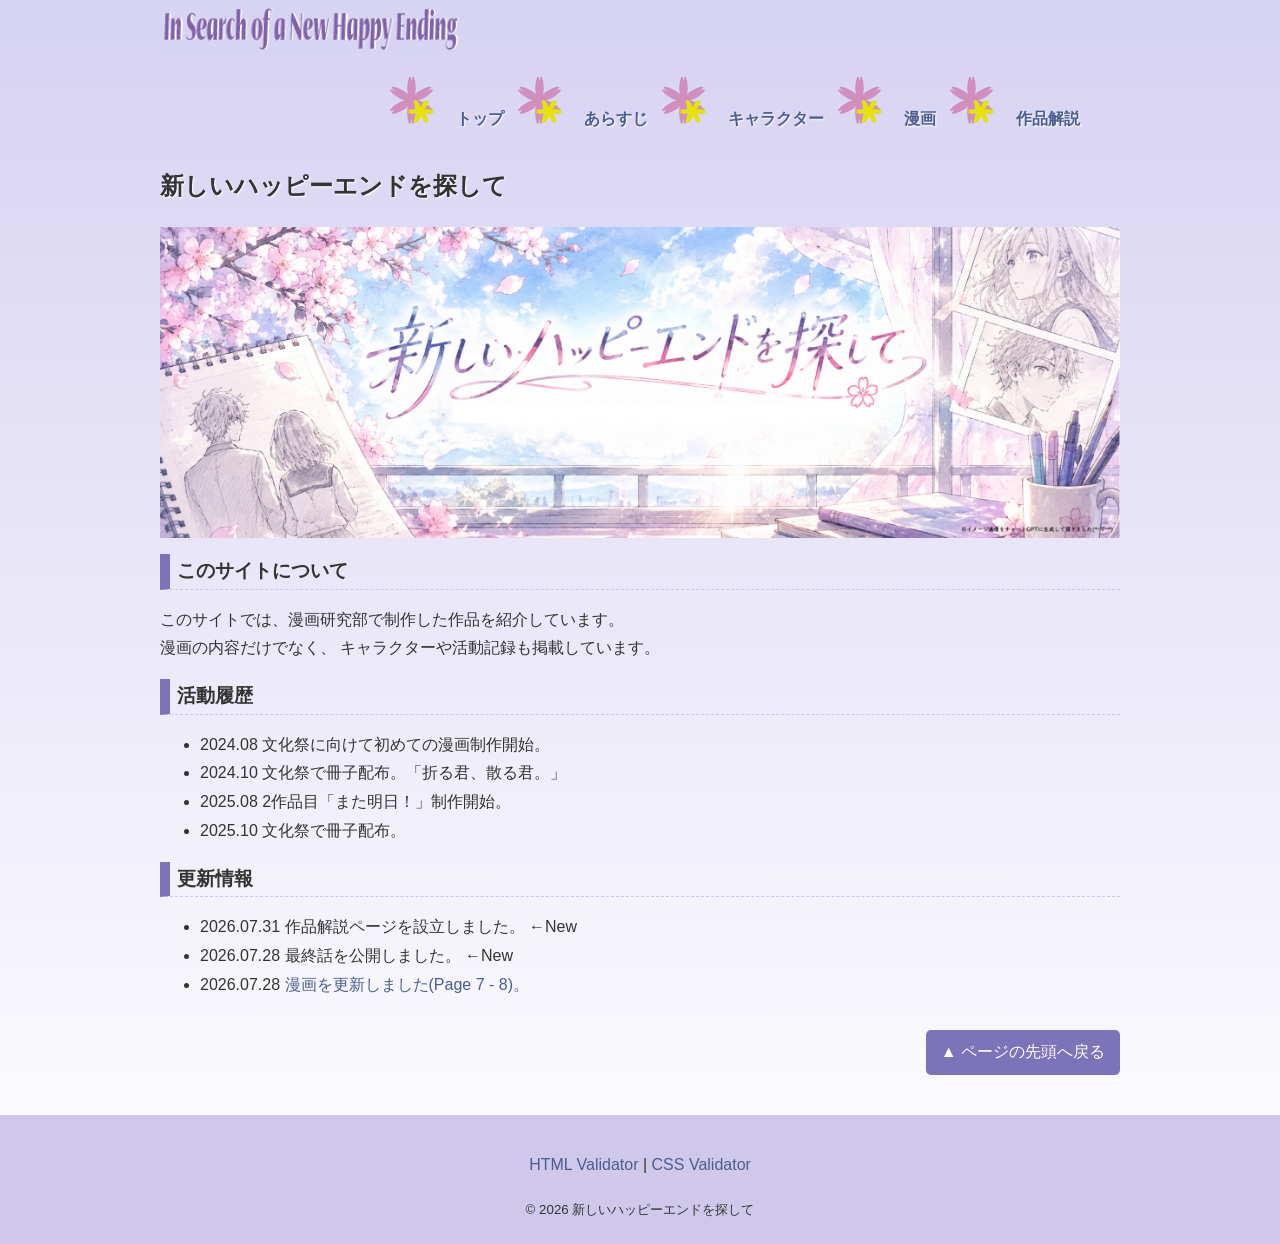
<file: index.html>
<!DOCTYPE html>
<html lang="ja">

<head>
    <meta charset="UTF-8">

    <meta name="description" content="漫画研究部で制作したオリジナル漫画作品『また明日！』を紹介するサイトです。">

    <meta name="viewport" content="width=device-width">

    <title>新しいハッピーエンドを探して</title>

    <link rel="stylesheet" href="css/mystyle.css">
</head>


<body id="top">

    <header>

        <div class="header-in">

            <img src="image/logo.png" width="300" height="56" alt="新しいハッピーエンドを探して">


            <!-- ナビゲーション -->
            <nav>
                <ul>
                    <li><a href="index.html">トップ</a></li>
                    <li><a href="contents1.html">あらすじ</a></li>
                    <li><a href="contents2.html">キャラクター</a></li>
                    <li><a href="manga.html">漫画</a></li>
                    <li><a href="contents3.html">作品解説</a></li>

                </ul>
            </nav>


        </div>

    </header>

    <article>

        <h1>新しいハッピーエンドを探して</h1>
        <img class="center-image" src="image/toppage.jpg" width="960" height="430" alt="漫画作品『また明日！』">



        <!-- このサイトについて -->
        <section>

            <h2>このサイトについて</h2>

            <p>
                このサイトでは、漫画研究部で制作した作品を紹介しています。<br>
                漫画の内容だけでなく、
                キャラクターや活動記録も掲載しています。
            </p>

        </section>



        <!-- 活動履歴 -->
        <section>

            <h2>活動履歴</h2>

            <ul>

                <li>
                    <time datetime="2024-08-01">2024.08</time> 文化祭に向けて初めての漫画制作開始。
                </li>

                <li>
                    <time datetime="2024-10-01">2024.10</time> 文化祭で冊子配布。「折る君、散る君。」
                </li>

                <li>
                    <time datetime="2025-08-01">2025.08</time> 2作品目「また明日！」制作開始。
                </li>

                <li>
                    <time datetime="2025-10-01">2025.10</time> 文化祭で冊子配布。
                </li>

            </ul>

        </section>



        <!-- 更新情報 -->
        <section class="topics">

            <h2>更新情報</h2>

            <ul>

                <li>
                    <time datetime="2026-07-31">2026.07.31</time>
                   作品解説ページを設立しました。<a href="contents3.html"></a>
                    ←New
                </li>


                <li>
                    <time datetime="2026-07-28">2026.07.28</time>
                   最終話を公開しました。
                    ←New
                </li>

                <li>
                    <time datetime="2026-07-28">2026.07.28</time>
                    <a href="manga3.html">漫画を更新しました(Page 7 - 8)。</a>
                </li>

            </ul>

        </section>


    </article>



    <!-- ページ先頭へ戻る -->

    <p class="pagetop">
        <a href="#top">▲ ページの先頭へ戻る</a>
    </p>



    <footer>

        <p>
            <a href="https://www.htmllint.net/html-lint/htmllint.html">HTML Validator</a> |
            <a href="https://jigsaw.w3.org/css-validator/">CSS Validator</a>
        </p>

        <small>
            &copy; 2026 新しいハッピーエンドを探して
        </small>

    </footer>


</body>

</html>
</file>
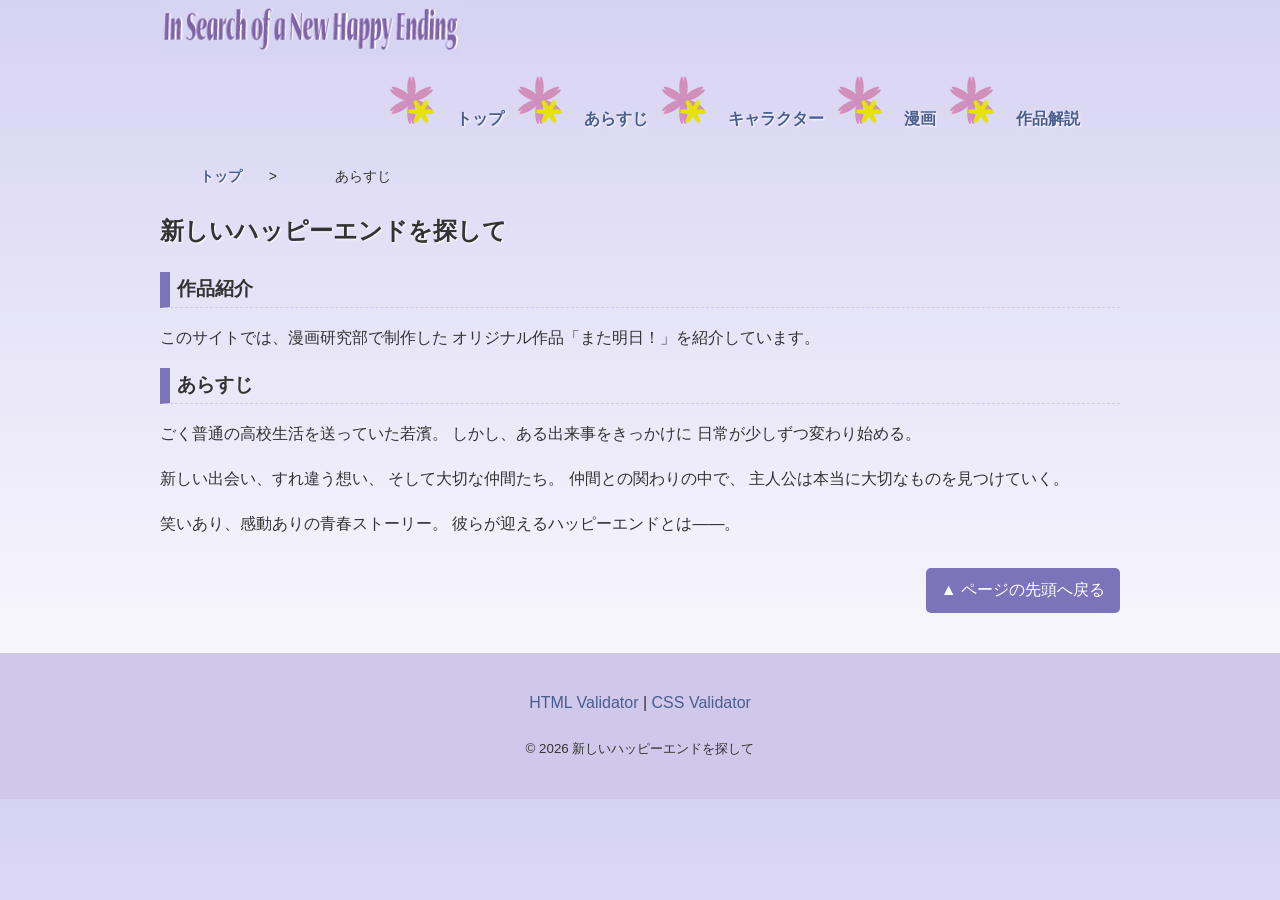
<file: contents1.html>
<!DOCTYPE html>
<html lang="ja">

<head>
    <meta charset="UTF-8">

    <meta name="description" content="漫画研究部で制作したオリジナル漫画作品『また明日！』を紹介するサイトです。">

    <meta name="viewport" content="width=device-width">

    <title>新しいハッピーエンドを探して</title>

    <link rel="stylesheet" href="css/mystyle.css">
</head>

<body id="top">

    <header>

        <div class="header-in">

            <img src="image/logo.png" width="300" height="56" alt="新しいハッピーエンドを探して">

            <nav>
                <ul>
                    <li><a href="index.html">トップ</a></li>
                    <li><a href="contents1.html">あらすじ</a></li>
                    <li><a href="contents2.html">キャラクター</a></li>
                    <li><a href="contents3.html">漫画</a></li>
                    <li><a href="contents3.html">作品解説</a></li>
                </ul>
            </nav>

        </div>

    </header>


    <article>

        <!-- パンくずリスト -->

        <nav class="breadcrumb" aria-label="パンくずリスト">

            <ol>
                <li>
                    <a href="index.html">トップ</a>
                    &nbsp;&nbsp;&gt;&nbsp;&nbsp;
                </li>

                <li>
                    あらすじ
                </li>
            </ol>

        </nav>


        <h1>新しいハッピーエンドを探して</h1>


        <section>

            <h2>作品紹介</h2>

            <p>
                このサイトでは、漫画研究部で制作した
                オリジナル作品「また明日！」を紹介しています。
            </p>

        </section>


        <section>

            <h2>あらすじ</h2>

            <p>
                ごく普通の高校生活を送っていた若濱。
                しかし、ある出来事をきっかけに
                日常が少しずつ変わり始める。
            </p>

            <p>
                新しい出会い、すれ違う想い、
                そして大切な仲間たち。
                仲間との関わりの中で、
                主人公は本当に大切なものを見つけていく。
            </p>

            <p>
                笑いあり、感動ありの青春ストーリー。
                彼らが迎えるハッピーエンドとは――。
            </p>

        </section>

    </article>


    <!-- ページ先頭へ戻る -->

    <p class="pagetop">
        <a href="#top">▲ ページの先頭へ戻る</a>
    </p>


    <footer>

        <p>
            <a href="https://www.htmllint.net/html-lint/htmllint.html">HTML Validator</a> |
            <a href="https://jigsaw.w3.org/css-validator/">CSS Validator</a>
        </p>

        <p>
            <small>
                &copy; 2026 新しいハッピーエンドを探して
            </small>
        </p>

    </footer>


</body>

</html>
</file>
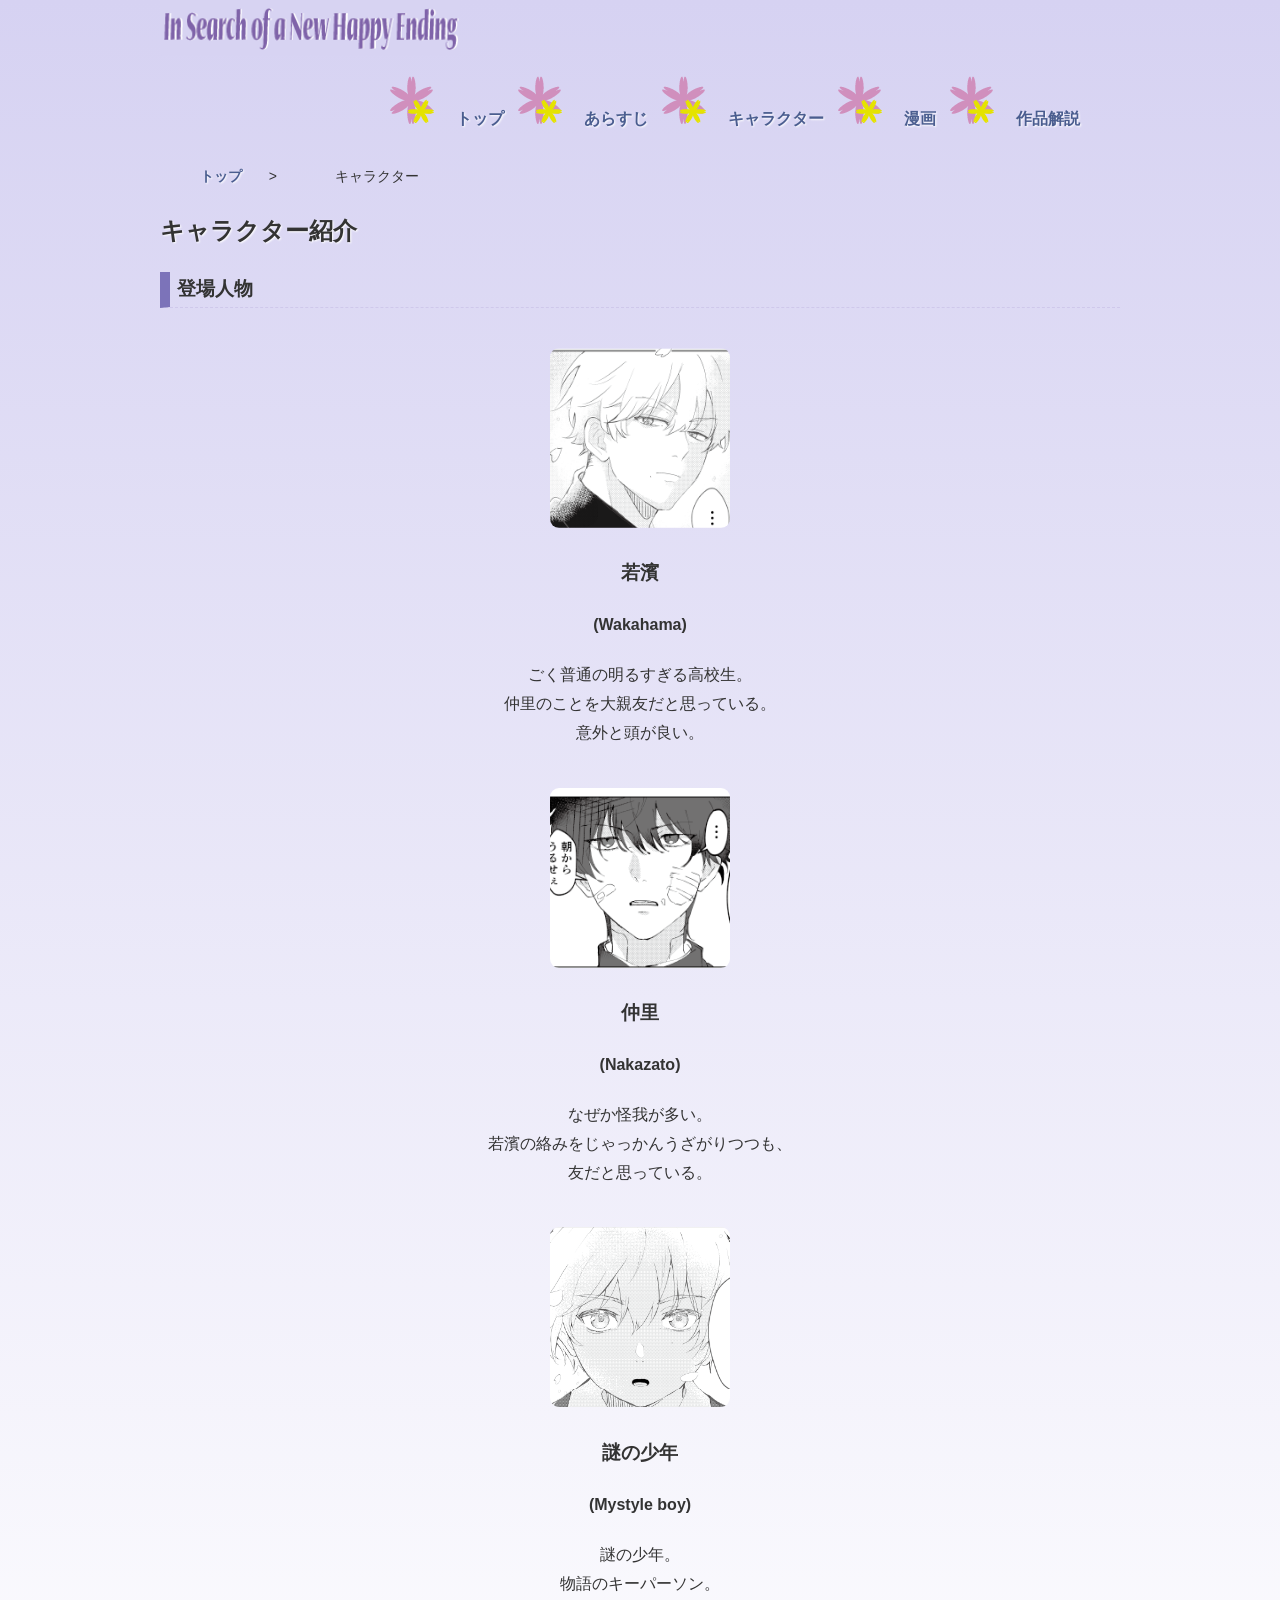
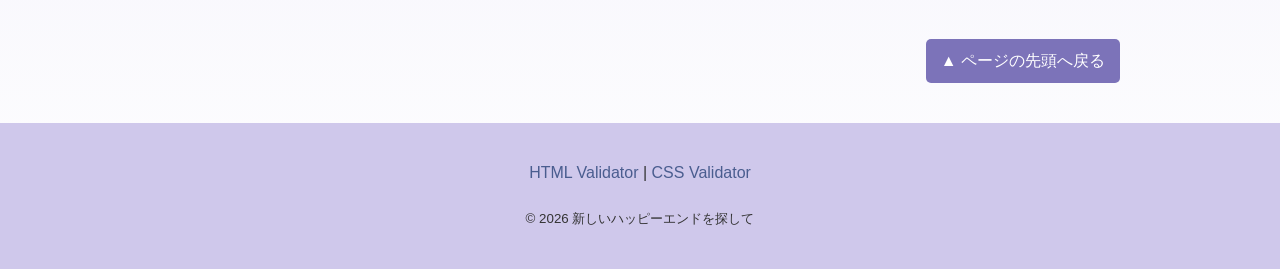
<file: contents2.html>
<!DOCTYPE html>
<html lang="ja">

<head>
    <meta charset="UTF-8">

    <meta name="description" content="漫画研究部で制作したオリジナル漫画作品『また明日！』を紹介するサイトです。">

    <meta name="viewport" content="width=device-width">

    <title>キャラクター紹介 | 新しいハッピーエンドを探して</title>

    <link rel="stylesheet" href="css/mystyle.css">
</head>


<body id="top">

    <header>

        <div class="header-in">

            <img src="image/logo.png" width="300" height="56" alt="新しいハッピーエンドを探して">


            <nav>

                <ul>

                    <li><a href="index.html">トップ</a></li>
                    <li><a href="contents1.html">あらすじ</a></li>
                    <li><a href="contents2.html">キャラクター</a></li>
                    <li><a href="manga.html">漫画</a></li>
                    <li><a href="contents3.html">作品解説</a></li>

                </ul>

            </nav>

        </div>

    </header>


    <article>


        <!-- パンくずリスト -->

        <nav class="breadcrumb" aria-label="パンくずリスト">

            <ol>

                <li>
                    <a href="index.html">トップ</a>
                    &nbsp;&nbsp;&gt;&nbsp;&nbsp;
                </li>

                <li>
                    キャラクター
                </li>

            </ol>

        </nav>


        <h1>キャラクター紹介</h1>


        <section>

            <h2>登場人物</h2>


            <div class="character">

                <img src="image/wakahama.png" width="180" height="180" alt="若濱">


                <div>

                    <h3>若濱</h3>
                    <h4>(Wakahama)</h4>

                    <p>
                        ごく普通の明るすぎる高校生。<br>
                        仲里のことを大親友だと思っている。<br>
                        意外と頭が良い。
                    </p>

                </div>

            </div>


            <div class="character">

                <img src="image/nakazato.png" width="180" height="180" alt="仲里">


                <div>

                    <h3>仲里</h3>
                    <h4>(Nakazato)</h4>

                    <p>
                        なぜか怪我が多い。<br>
                        若濱の絡みをじゃっかんうざがりつつも、<br>
                        友だと思っている。
                    </p>

                </div>

            </div>


            <div class="character">

                <img src="image/syounen.png" width="180" height="180" alt="謎の少年">


                <div>

                    <h3>謎の少年</h3>
                    <h4>(Mystyle boy)</h4>

                    <p>
                        謎の少年。<br>
                        物語のキーパーソン。
                    </p>

                </div>

            </div>


        </section>


    </article>


    <!-- ページ先頭へ戻る -->

    <p class="pagetop">

        <a href="#top">
            ▲ ページの先頭へ戻る
        </a>

    </p>


    <footer>

        <p>

            <a href="https://www.htmllint.net/html-lint/htmllint.html">
                HTML Validator
            </a>

            |

            <a href="https://jigsaw.w3.org/css-validator/">
                CSS Validator
            </a>

        </p>


        <p>

            <small>
                &copy; 2026 新しいハッピーエンドを探して
            </small>

        </p>

    </footer>


</body>

</html>
</file>
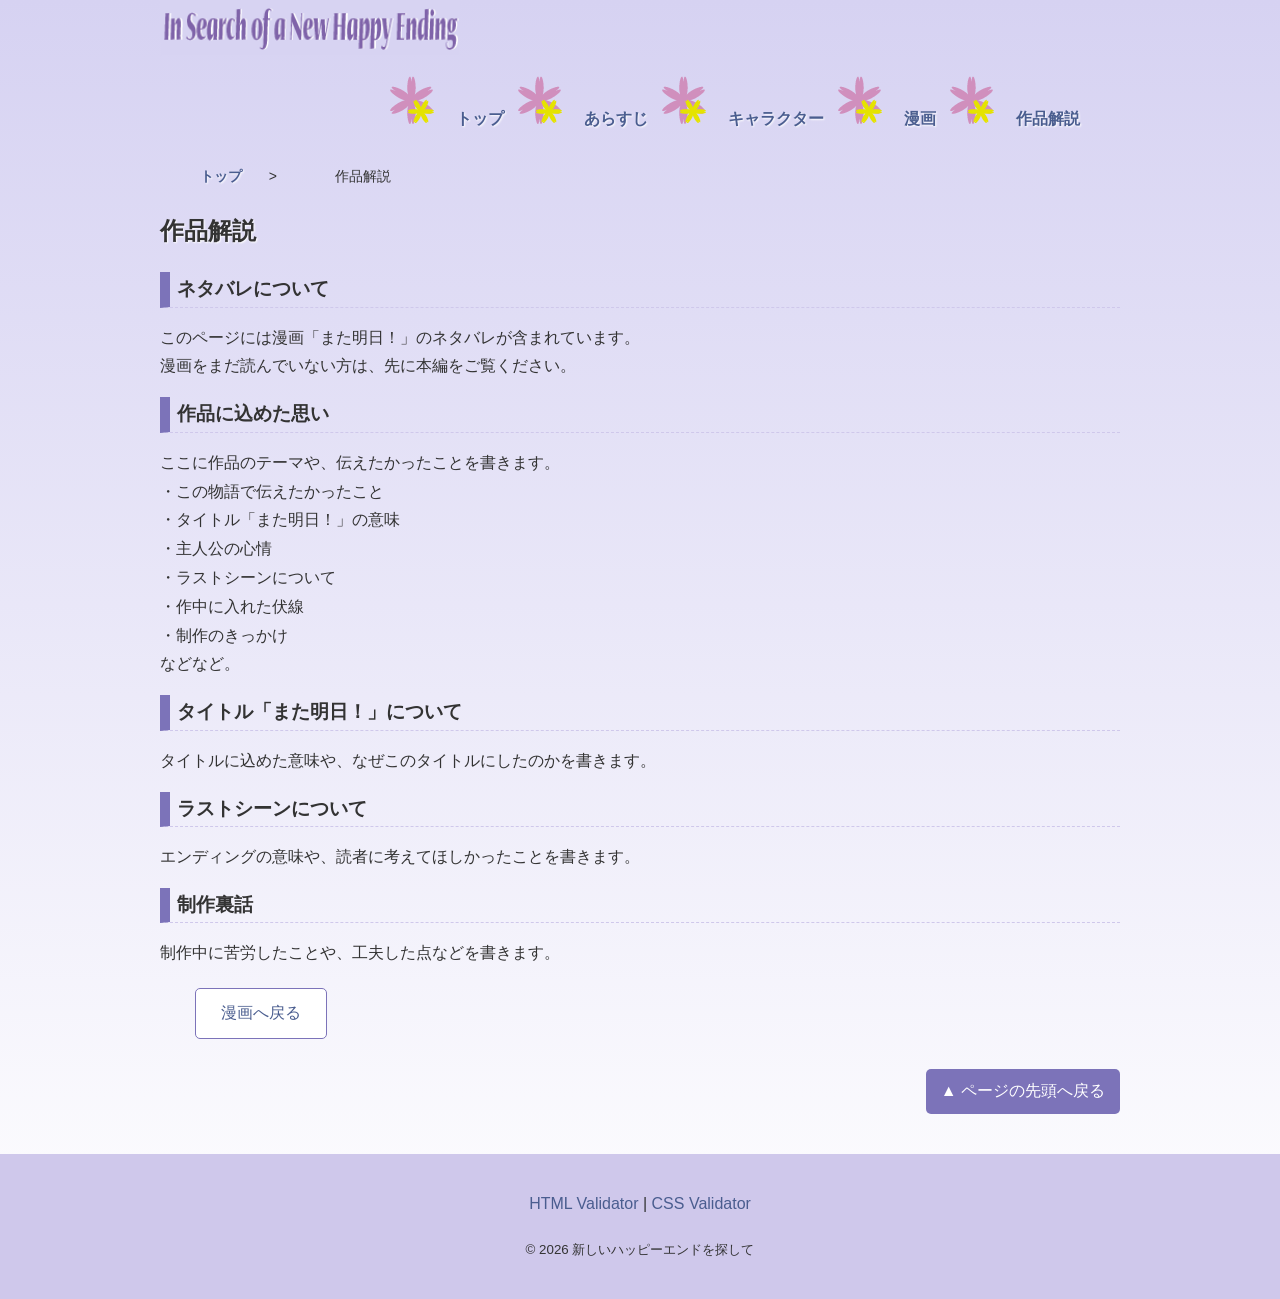
<file: contents3.html>
<!DOCTYPE html>
<html lang="ja">

<head>
    <meta charset="UTF-8">

    <meta name="description" content="オリジナル漫画『また明日！』の作品解説ページです。">

    <meta name="viewport" content="width=device-width">

    <title>作品解説 | 新しいハッピーエンドを探して</title>

    <link rel="stylesheet" href="css/mystyle.css">
</head>

<body id="top">

    <header>

        <div class="header-in">

            <img src="image/logo.png" width="300" height="56" alt="新しいハッピーエンドを探して">

            <nav>
                <ul>
                    <li><a href="index.html">トップ</a></li>
                    <li><a href="contents1.html">あらすじ</a></li>
                    <li><a href="contents2.html">キャラクター</a></li>
                    <li><a href="manga.html">漫画</a></li>
                    <li><a href="kaisetsu.html">作品解説</a></li>
                </ul>
            </nav>

        </div>

    </header>

    <article>

        <!-- パンくずリスト -->

        <nav class="breadcrumb" aria-label="パンくずリスト">

            <ol>
                <li>
                    <a href="index.html">トップ</a>
                    &nbsp;&nbsp;&gt;&nbsp;&nbsp;
                </li>

                <li>
                    作品解説
                </li>

            </ol>

        </nav>

        <h1>作品解説</h1>

        <section>

            <h2>ネタバレについて</h2>

            <p>
                このページには漫画「また明日！」のネタバレが含まれています。<br>
                漫画をまだ読んでいない方は、先に本編をご覧ください。
            </p>

        </section>

        <section>

            <h2>作品に込めた思い</h2>

            <p>
                ここに作品のテーマや、伝えたかったことを書きます。<br>
                ・この物語で伝えたかったこと<br>
                ・タイトル「また明日！」の意味<br>
                ・主人公の心情<br>
                ・ラストシーンについて<br>
                ・作中に入れた伏線<br>
                ・制作のきっかけ<br>
                などなど。<br>
            </p>

        </section>

        <section>

            <h2>タイトル「また明日！」について</h2>

            <p>
                タイトルに込めた意味や、なぜこのタイトルにしたのかを書きます。
            </p>

        </section>

        <section>

            <h2>ラストシーンについて</h2>

            <p>
                エンディングの意味や、読者に考えてほしかったことを書きます。
            </p>

        </section>

        <section>

            <h2>制作裏話</h2>

            <p>
                制作中に苦労したことや、工夫した点などを書きます。
            </p>

        </section>

        <p class="page-button">
            <a href="manga.html">漫画へ戻る</a>
        </p>

    </article>

    <!-- ページ先頭へ戻る -->

    <p class="pagetop">
        <a href="#top">▲ ページの先頭へ戻る</a>
    </p>

    <footer>

        <p>
            <a href="https://www.htmllint.net/html-lint/htmllint.html">HTML Validator</a> |
            <a href="https://jigsaw.w3.org/css-validator/">CSS Validator</a>
        </p>

        <p>
            <small>
                &copy; 2026 新しいハッピーエンドを探して
            </small>
        </p>

    </footer>

</body>

</html>
</file>
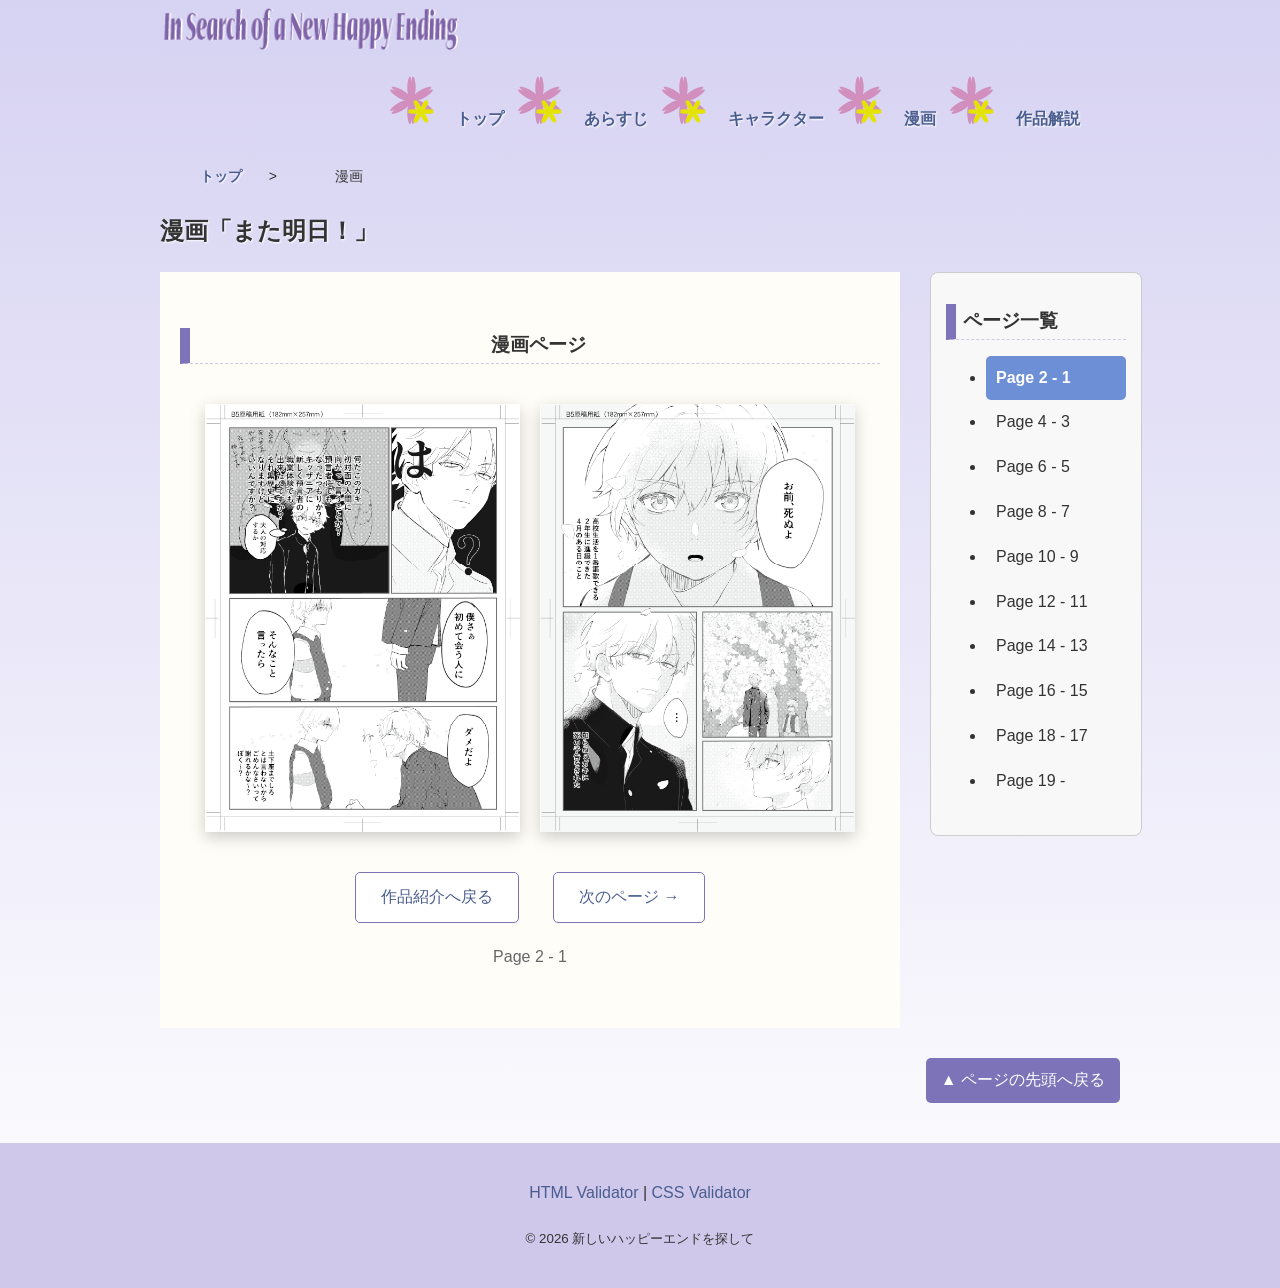
<file: manga.html>
<!DOCTYPE html>
<html lang="ja">

<head>
    <meta charset="UTF-8">

    <meta name="description" content="漫画研究部で制作したオリジナル漫画『また明日！』を掲載しています。">

    <meta name="viewport" content="width=device-width">

    <title>漫画 | 新しいハッピーエンドを探して</title>

    <link rel="stylesheet" href="css/mystyle.css">
</head>

<body id="top">

    <header>

        <div class="header-in">

            <img src="image/logo.png" width="300" height="56" alt="新しいハッピーエンドを探して">

            <nav>
                <ul>
                    <li><a href="index.html">トップ</a></li>
                    <li><a href="contents1.html">あらすじ</a></li>
                    <li><a href="contents2.html">キャラクター</a></li>
                    <li><a href="manga.html">漫画</a></li>
                    <li><a href="contents3.html">作品解説</a></li>
                </ul>
            </nav>

        </div>

    </header>

    <article>

        <!-- パンくずリスト -->

        <nav class="breadcrumb" aria-label="パンくずリスト">

            <ol>
                <li>
                    <a href="index.html">トップ</a>
                    &nbsp;&nbsp;&gt;&nbsp;&nbsp;
                </li>

                <li>
                    漫画
                </li>
            </ol>

        </nav>

        <h1>漫画「また明日！」</h1>

        <div class="manga-layout">

            <section class="manga">

                <h2>漫画ページ</h2>

                <div class="manga-spread">

                    <img src="image/02.png" width="450" height="636" alt="漫画2ページ目">
                    <img src="image/01.png" width="450" height="636" alt="漫画1ページ目">
                </div>


                <div class="page-button">

                    <a href="index.html">作品紹介へ戻る</a>

                    <a href="manga1.html">次のページ →</a>

                </div>

                <p class="page-number">
                    Page 2 - 1
                </p>

            </section>
            <aside class="side-menu">

                <h2>ページ一覧</h2>

                <ul>
                    <li><a href="manga.html" class="current">Page 2 - 1</a></li>
                    <li><a href="manga1.html">Page 4 - 3</a></li>
                    <li><a href="manga2.html">Page 6 - 5</a></li>
                    <li><a href="manga3.html">Page 8 - 7</a></li>
                    <li><a href="manga4.html">Page 10 - 9</a></li>
                    <li><a href="manga5.html">Page 12 - 11</a></li>
                    <li><a href="manga6.html">Page 14 - 13</a></li>
                    <li><a href="manga7.html">Page 16 - 15</a></li>
                    <li><a href="manga8.html">Page 18 - 17</a></li>
                    <li><a href="manga9.html">Page 19 - </a></li>

                </ul>

            </aside>

        </div>
    </article>


    <!-- ページ先頭へ戻る -->

    <p class="pagetop">
        <a href="#top">▲ ページの先頭へ戻る</a>
    </p>

    <footer>

        <p>
            <a href="https://www.htmllint.net/html-lint/htmllint.html">HTML Validator</a> |
            <a href="https://jigsaw.w3.org/css-validator/">CSS Validator</a>
        </p>

        <p>
            <small>
                &copy; 2026 新しいハッピーエンドを探して
            </small>
        </p>

    </footer>

</body>

</html>
</file>
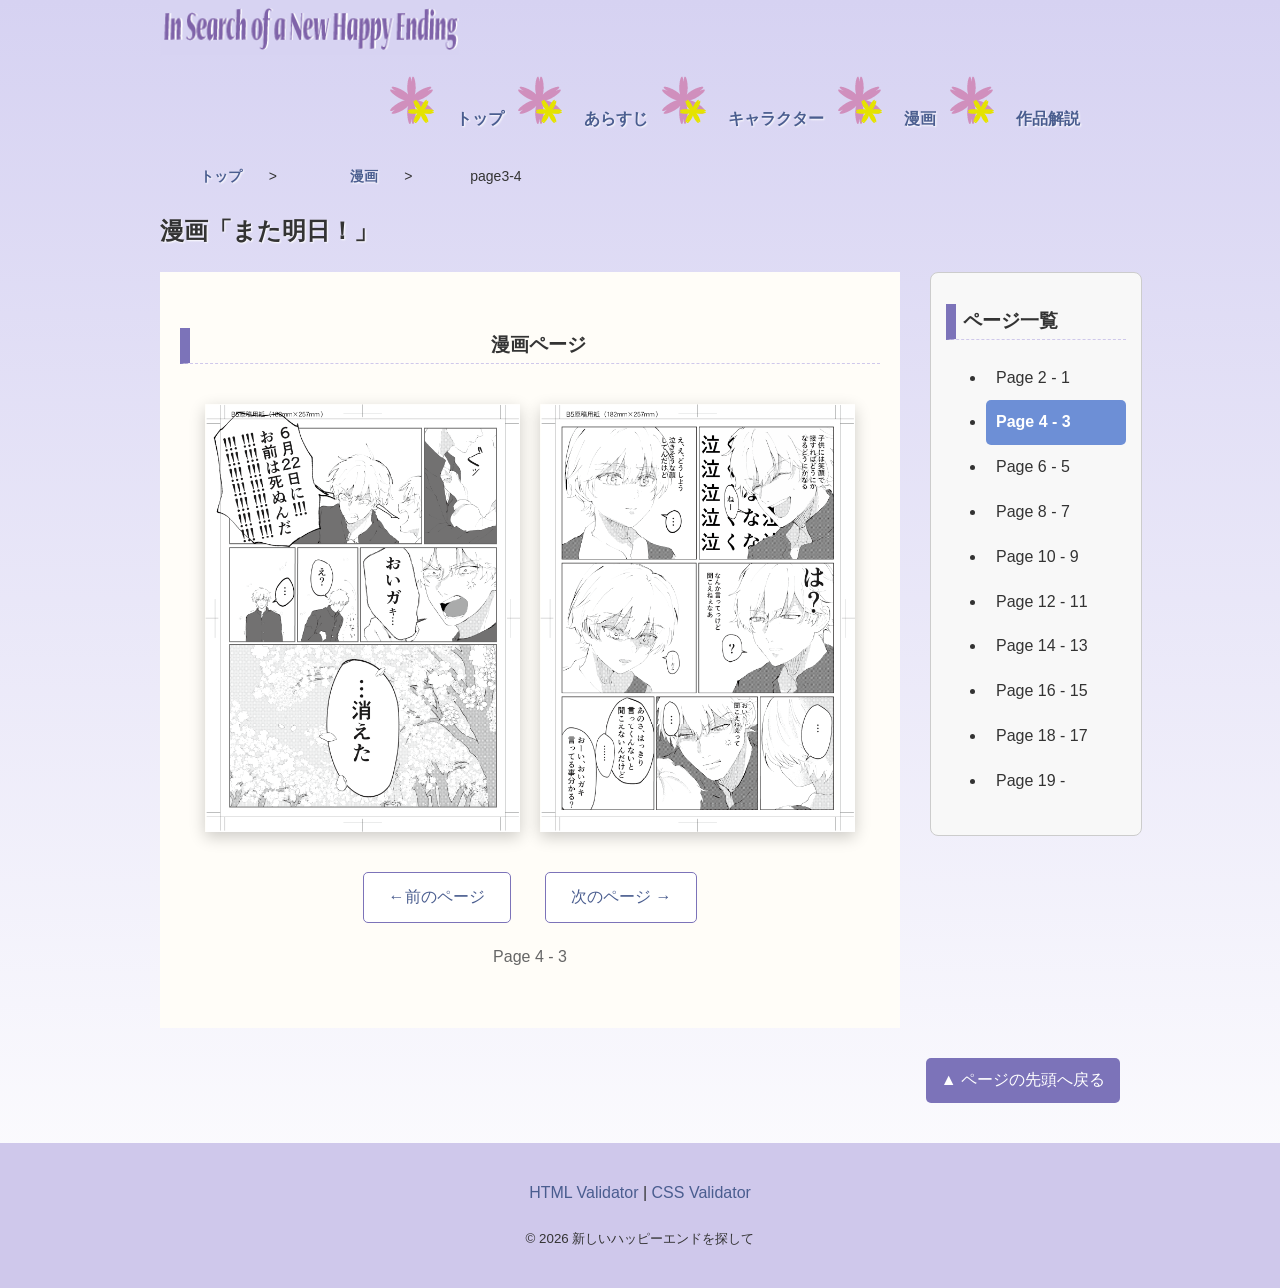
<file: manga1.html>
<!DOCTYPE html>
<html lang="ja">

<head>
    <meta charset="UTF-8">

    <meta name="description" content="漫画研究部で制作したオリジナル漫画『また明日！』を掲載しています。">

    <meta name="viewport" content="width=device-width">

    <title>漫画 | 新しいハッピーエンドを探して</title>

    <link rel="stylesheet" href="css/mystyle.css">
</head>

<body id="top">

    <header>

        <div class="header-in">

            <img src="image/logo.png" width="300" height="56" alt="新しいハッピーエンドを探して">

            <nav>
                <ul>
                    <li><a href="index.html">トップ</a></li>
                    <li><a href="contents1.html">あらすじ</a></li>
                    <li><a href="contents2.html">キャラクター</a></li>
                    <li><a href="manga.html">漫画</a></li>
                    <li><a href="contents3.html">作品解説</a></li>
                </ul>
            </nav>

        </div>

    </header>

    <article>

        <nav class="breadcrumb" aria-label="パンくずリスト">

            <ol>
                <li><a href="index.html">トップ</a> &nbsp;&nbsp;&gt;&nbsp;&nbsp;</li>
                <li><a href="manga.html">漫画</a> &nbsp;&nbsp;&gt;&nbsp;&nbsp;</li>
                <li>page3-4</li>
            </ol>

        </nav>

        <h1>漫画「また明日！」</h1>

        <div class="manga-layout">

            <section class="manga">

                <h2>漫画ページ</h2>

                <div class="manga-spread">

                    <img src="image/04.png" width="450" height="636" alt="漫画4ページ目">
                    <img src="image/03.png" width="450" height="636" alt="漫画3ページ目">
                </div>

                <div class="page-button">

                    <a href="manga.html">←前のページ</a>

                    <a href="manga2.html">次のページ →</a>

                </div>

                <p class="page-number">
                    Page 4 - 3
                </p>

            </section>

            <aside class="side-menu">

                <h2>ページ一覧</h2>

                <ul>
                    <li><a href="manga.html">Page 2 - 1</a></li>
                    <li><a href="manga1.html" class="current">Page 4 - 3</a></li>
                    <li><a href="manga2.html">Page 6 - 5</a></li>
                    <li><a href="manga3.html">Page 8 - 7</a></li>
                    <li><a href="manga4.html">Page 10 - 9</a></li>
                    <li><a href="manga5.html">Page 12 - 11</a></li>
                    <li><a href="manga6.html">Page 14 - 13</a></li>
                    <li><a href="manga7.html">Page 16 - 15</a></li>
                    <li><a href="manga8.html">Page 18 - 17</a></li>
                    <li><a href="manga9.html">Page 19 - </a></li>

                </ul>

            </aside>

        </div>

    </article>

    <!-- ページ先頭へ戻る -->

    <p class="pagetop">
        <a href="#top">▲ ページの先頭へ戻る</a>
    </p>

    <footer>

        <p>
            <a href="https://www.htmllint.net/html-lint/htmllint.html">HTML Validator</a> |
            <a href="https://jigsaw.w3.org/css-validator/">CSS Validator</a>
        </p>

        <p>
            <small>
                &copy; 2026 新しいハッピーエンドを探して
            </small>
        </p>

    </footer>

</body>

</html>
</file>
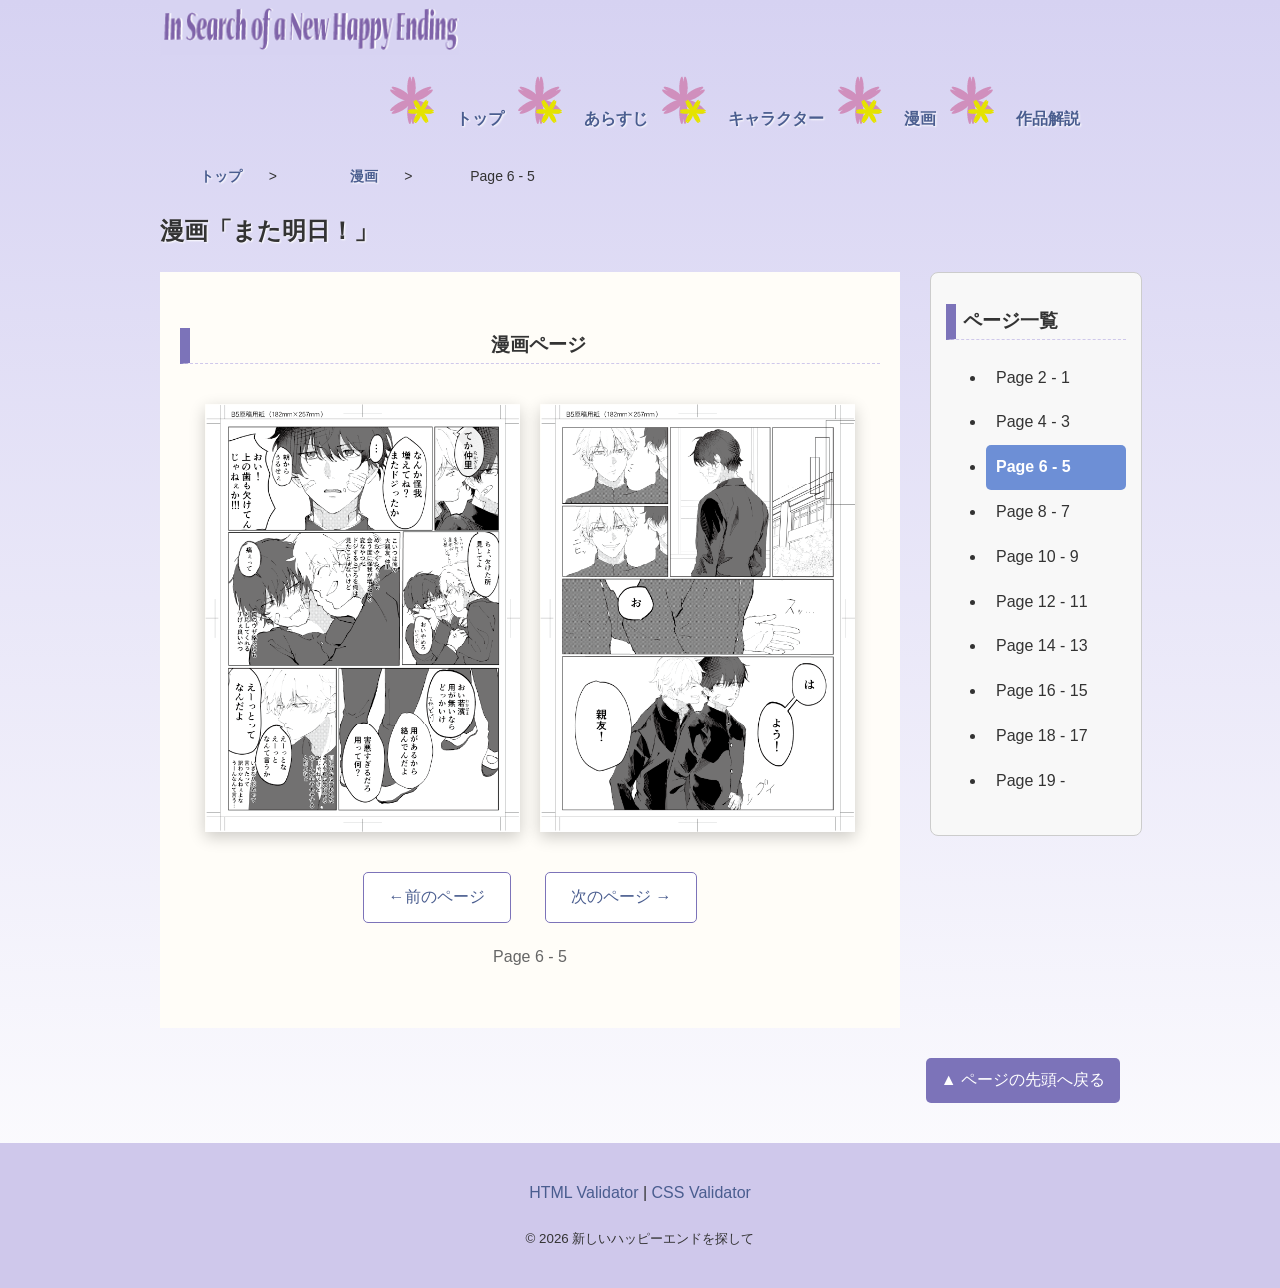
<file: manga2.html>
<!DOCTYPE html>
<html lang="ja">

<head>
    <meta charset="UTF-8">

    <meta name="description" content="漫画研究部で制作したオリジナル漫画『また明日！』を掲載しています。">

    <meta name="viewport" content="width=device-width">

    <title>漫画 | 新しいハッピーエンドを探して</title>

    <link rel="stylesheet" href="css/mystyle.css">
</head>

<body id="top">

    <header>

        <div class="header-in">

            <img src="image/logo.png" width="300" height="56" alt="新しいハッピーエンドを探して">

            <nav>
                <ul>
                    <li><a href="index.html">トップ</a></li>
                    <li><a href="contents1.html">あらすじ</a></li>
                    <li><a href="contents2.html">キャラクター</a></li>
                    <li><a href="manga.html">漫画</a></li>
                    <li><a href="contents3.html">作品解説</a></li>

                </ul>
            </nav>

        </div>

    </header>

    <article>

        <nav class="breadcrumb" aria-label="パンくずリスト">

            <ol>
                <li>
                    <a href="index.html">トップ</a>
                    &nbsp;&nbsp;&gt;&nbsp;&nbsp;
                </li>

                <li>
                    <a href="manga.html">漫画</a>
                    &nbsp;&nbsp;&gt;&nbsp;&nbsp;
                </li>

                <li>
                    Page 6 - 5
                </li>
            </ol>

        </nav>

        <h1>漫画「また明日！」</h1>

        <div class="manga-layout">

            <section class="manga">

                <h2>漫画ページ</h2>

                <div class="manga-spread">

                    <img src="image/06.png" width="450" height="636" alt="漫画6ページ目">
                    <img src="image/05.png" width="450" height="636" alt="漫画5ページ目">
                </div>

                <div class="page-button">

                    <a href="manga1.html">←前のページ</a>

                    <a href="manga3.html">次のページ →</a>

                </div>

                <p class="page-number">
                    Page 6 - 5
                </p>

            </section>

            <aside class="side-menu">

                <h2>ページ一覧</h2>

                <ul>
                    <li><a href="manga.html">Page 2 - 1</a></li>
                    <li><a href="manga1.html">Page 4 - 3</a></li>
                    <li><a href="manga2.html" class="current">Page 6 - 5</a></li>
                    <li><a href="manga3.html">Page 8 - 7</a></li>
                    <li><a href="manga4.html">Page 10 - 9</a></li>
                    <li><a href="manga5.html">Page 12 - 11</a></li>
                    <li><a href="manga6.html">Page 14 - 13</a></li>
                    <li><a href="manga7.html">Page 16 - 15</a></li>
                    <li><a href="manga8.html">Page 18 - 17</a></li>
                    <li><a href="manga9.html">Page 19 - </a></li>

                </ul>

            </aside>

        </div>
    </article>


    <!-- ページ先頭へ戻る -->

    <p class="pagetop">
        <a href="#top">▲ ページの先頭へ戻る</a>
    </p>


    <footer>

        <p>
            <a href="https://www.htmllint.net/html-lint/htmllint.html">HTML Validator</a> |
            <a href="https://jigsaw.w3.org/css-validator/">CSS Validator</a>
        </p>

        <p>
            <small>
                &copy; 2026 新しいハッピーエンドを探して
            </small>
        </p>

    </footer>


</body>

</html>
</file>
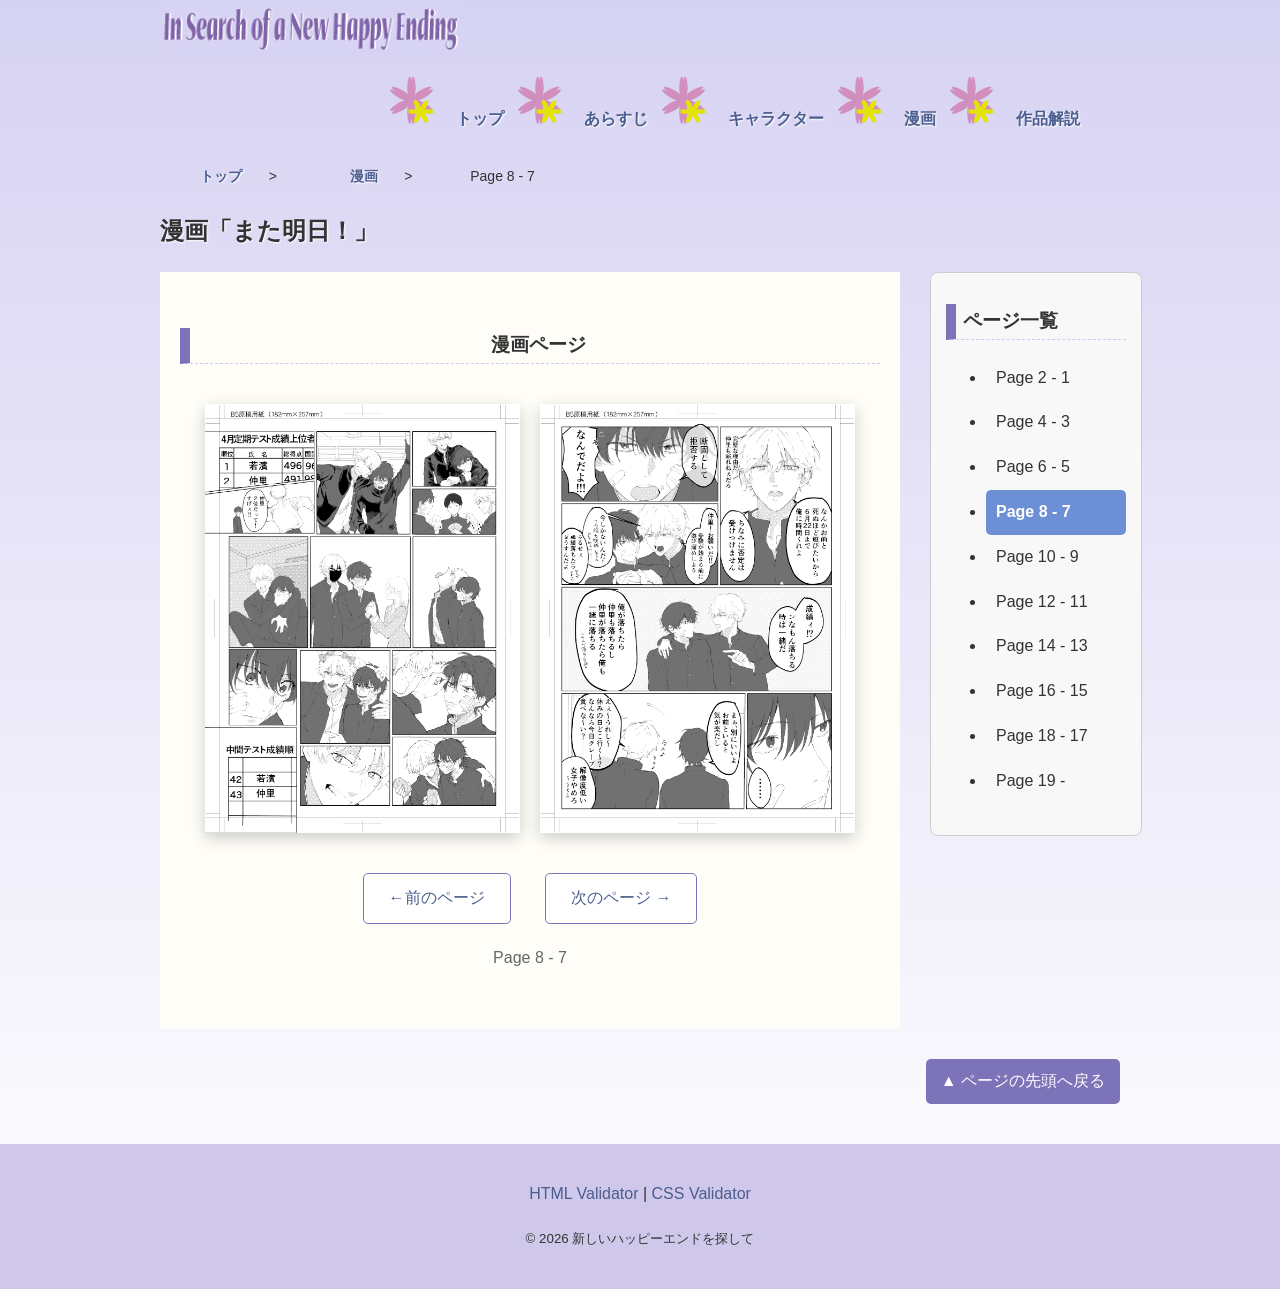
<file: manga3.html>
<!DOCTYPE html>
<html lang="ja">

<head>
    <meta charset="UTF-8">

    <meta name="description" content="漫画研究部で制作したオリジナル漫画『また明日！』を掲載しています。">

    <meta name="viewport" content="width=device-width">

    <title>漫画 | 新しいハッピーエンドを探して</title>

    <link rel="stylesheet" href="css/mystyle.css">
</head>


<body id="top">

    <header>

        <div class="header-in">

            <img src="image/logo.png" width="300" height="56" alt="新しいハッピーエンドを探して">

            <nav>
                <ul>
                    <li><a href="index.html">トップ</a></li>
                    <li><a href="contents1.html">あらすじ</a></li>
                    <li><a href="contents2.html">キャラクター</a></li>
                    <li><a href="manga.html">漫画</a></li>
                    <li><a href="contents3.html">作品解説</a></li>
                </ul>
            </nav>

        </div>

    </header>


    <article>

        <nav class="breadcrumb" aria-label="パンくずリスト">

            <ol>
                <li>
                    <a href="index.html">トップ</a>
                    &nbsp;&nbsp;&gt;&nbsp;&nbsp;
                </li>

                <li>
                    <a href="manga.html">漫画</a>
                    &nbsp;&nbsp;&gt;&nbsp;&nbsp;
                </li>

                <li>
                    Page 8 - 7
                </li>
            </ol>

        </nav>


        <h1>漫画「また明日！」</h1>

        <div class="manga-layout">


            <section class="manga">

                <h2>漫画ページ</h2>


                <div class="manga-spread">

                    <img src="image/08.png" width="450" height="636" alt="漫画8ページ目">
                    <img src="image/07.png" width="450" height="636" alt="漫画7ページ目">
                </div>


                <div class="page-button">

                    <a href="manga2.html">←前のページ</a>

                    <a href="manga4.html">次のページ →</a>

                </div>


                <p class="page-number">
                    Page 8 - 7
                </p>


            </section>


            <aside class="side-menu">

                <h2>ページ一覧</h2>

                <ul>
                    <li><a href="manga.html">Page 2 - 1</a></li>
                    <li><a href="manga1.html">Page 4 - 3</a></li>
                    <li><a href="manga2.html">Page 6 - 5</a></li>
                    <li><a href="manga3.html" class="current">Page 8 - 7</a></li>
                    <li><a href="manga4.html">Page 10 - 9</a></li>
                    <li><a href="manga5.html">Page 12 - 11</a></li>
                    <li><a href="manga6.html">Page 14 - 13</a></li>
                    <li><a href="manga7.html">Page 16 - 15</a></li>
                    <li><a href="manga8.html">Page 18 - 17</a></li>
                    <li><a href="manga9.html">Page 19 - </a></li>

                </ul>

            </aside>

        </div>

    </article>


    <!-- ページ先頭へ戻る -->

    <p class="pagetop">
        <a href="#top">▲ ページの先頭へ戻る</a>
    </p>


    <footer>

        <p>
            <a href="https://www.htmllint.net/html-lint/htmllint.html">HTML Validator</a> |
            <a href="https://jigsaw.w3.org/css-validator/">CSS Validator</a>
        </p>

        <p>
            <small>
                &copy; 2026 新しいハッピーエンドを探して
            </small>
        </p>

    </footer>


</body>

</html>
</file>
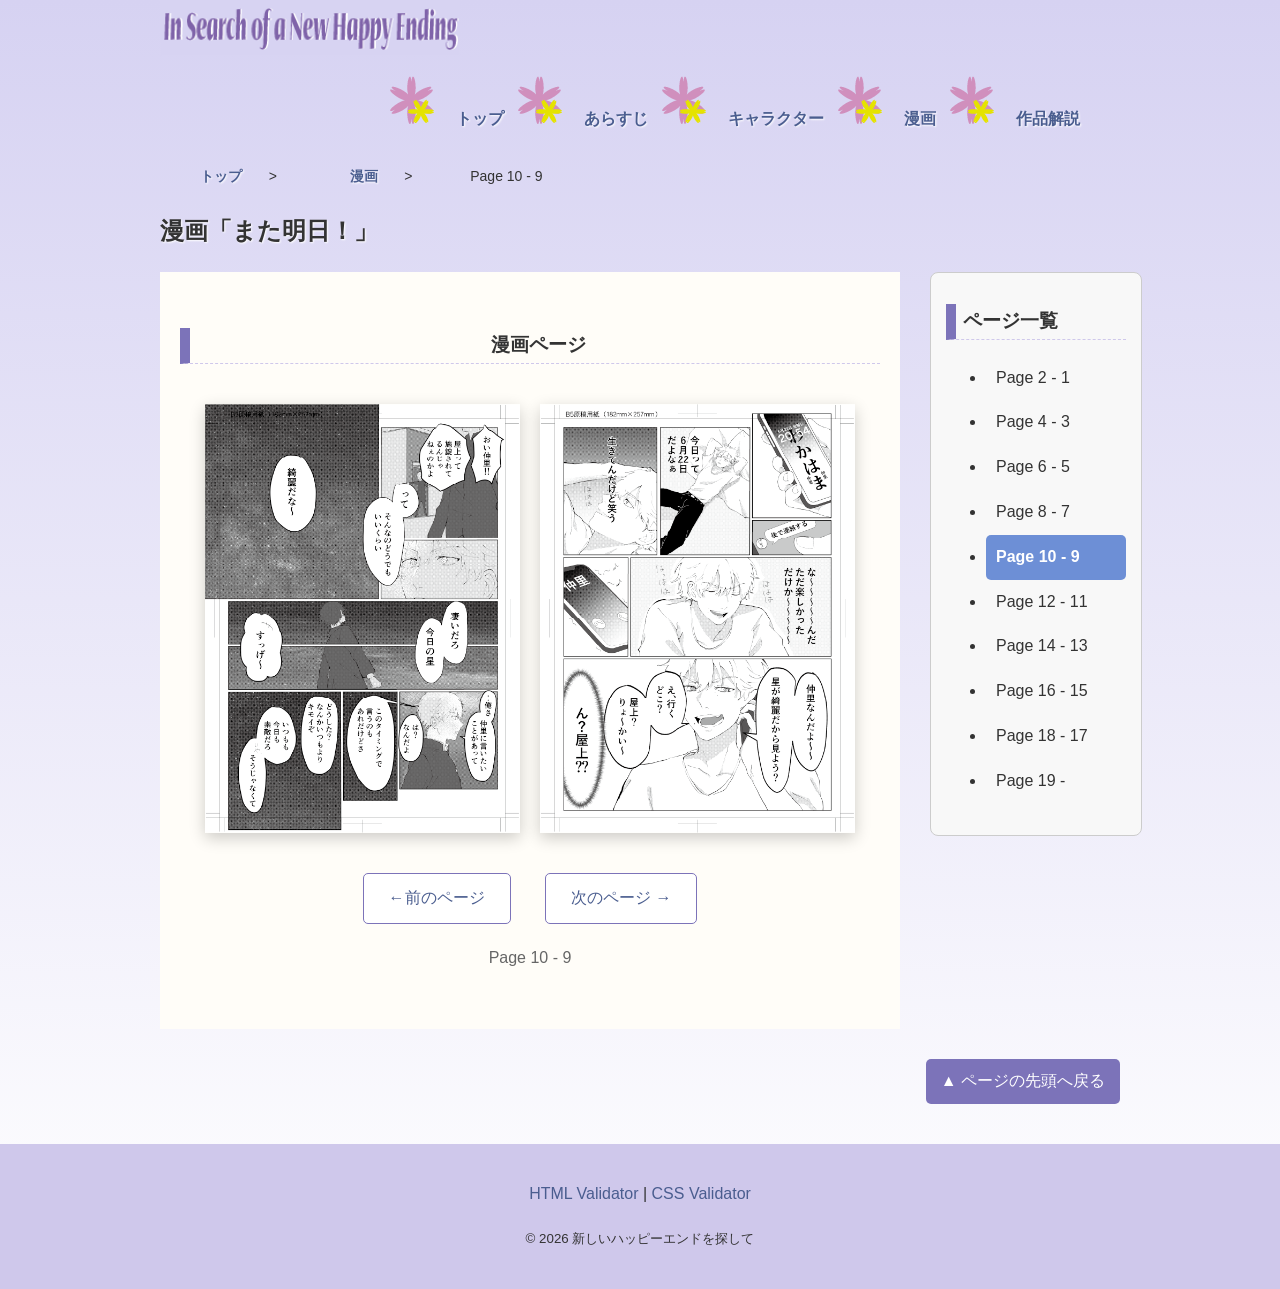
<file: manga4.html>
<!DOCTYPE html>
<html lang="ja">

<head>
    <meta charset="UTF-8">

    <meta name="description" content="漫画研究部で制作したオリジナル漫画『また明日！』を掲載しています。">

    <meta name="viewport" content="width=device-width">

    <title>漫画 | 新しいハッピーエンドを探して</title>

    <link rel="stylesheet" href="css/mystyle.css">
</head>


<body id="top">

    <header>

        <div class="header-in">

            <img src="image/logo.png" width="300" height="56" alt="新しいハッピーエンドを探して">

            <nav>
                <ul>
                    <li><a href="index.html">トップ</a></li>
                    <li><a href="contents1.html">あらすじ</a></li>
                    <li><a href="contents2.html">キャラクター</a></li>
                    <li><a href="manga.html">漫画</a></li>
                    <li><a href="contents3.html">作品解説</a></li>
                </ul>
            </nav>

        </div>

    </header>


    <article>

        <nav class="breadcrumb" aria-label="パンくずリスト">

            <ol>
                <li>
                    <a href="index.html">トップ</a>
                    &nbsp;&nbsp;&gt;&nbsp;&nbsp;
                </li>

                <li>
                    <a href="manga.html">漫画</a>
                    &nbsp;&nbsp;&gt;&nbsp;&nbsp;
                </li>

                <li>
                    Page 10 - 9
                </li>
            </ol>

        </nav>


        <h1>漫画「また明日！」</h1>

        <div class="manga-layout">

            <section class="manga">

                <h2>漫画ページ</h2>

                <div class="manga-spread">

                    <img src="image/10.png" width="450" height="636" alt="漫画10ページ目">
                    <img src="image/09.png" width="450" height="636" alt="漫画9ページ目">
                </div>


                <div class="page-button">

                    <a href="manga3.html">←前のページ</a>

                    <a href="manga5.html">次のページ →</a>

                </div>

                <p class="page-number">
                    Page 10 - 9
                </p>


            </section>

            <aside class="side-menu">

                <h2>ページ一覧</h2>

                <ul>
                    <li><a href="manga.html">Page 2 - 1</a></li>
                    <li><a href="manga1.html">Page 4 - 3</a></li>
                    <li><a href="manga2.html">Page 6 - 5</a></li>
                    <li><a href="manga3.html">Page 8 - 7</a></li>
                    <li><a href="manga4.html" class="current">Page 10 - 9</a></li>
                    <li><a href="manga5.html">Page 12 - 11</a></li>
                    <li><a href="manga6.html">Page 14 - 13</a></li>
                    <li><a href="manga7.html">Page 16 - 15</a></li>
                    <li><a href="manga8.html">Page 18 - 17</a></li>
                    <li><a href="manga9.html">Page 19 - </a></li>

                </ul>

            </aside>

        </div>
    </article>


    <!-- ページ先頭へ戻る -->

    <p class="pagetop">
        <a href="#top">▲ ページの先頭へ戻る</a>
    </p>


    <footer>

        <p>
            <a href="https://www.htmllint.net/html-lint/htmllint.html">HTML Validator</a> |
            <a href="https://jigsaw.w3.org/css-validator/">CSS Validator</a>
        </p>

        <p>
            <small>
                &copy; 2026 新しいハッピーエンドを探して
            </small>
        </p>

    </footer>


</body>

</html>
</file>
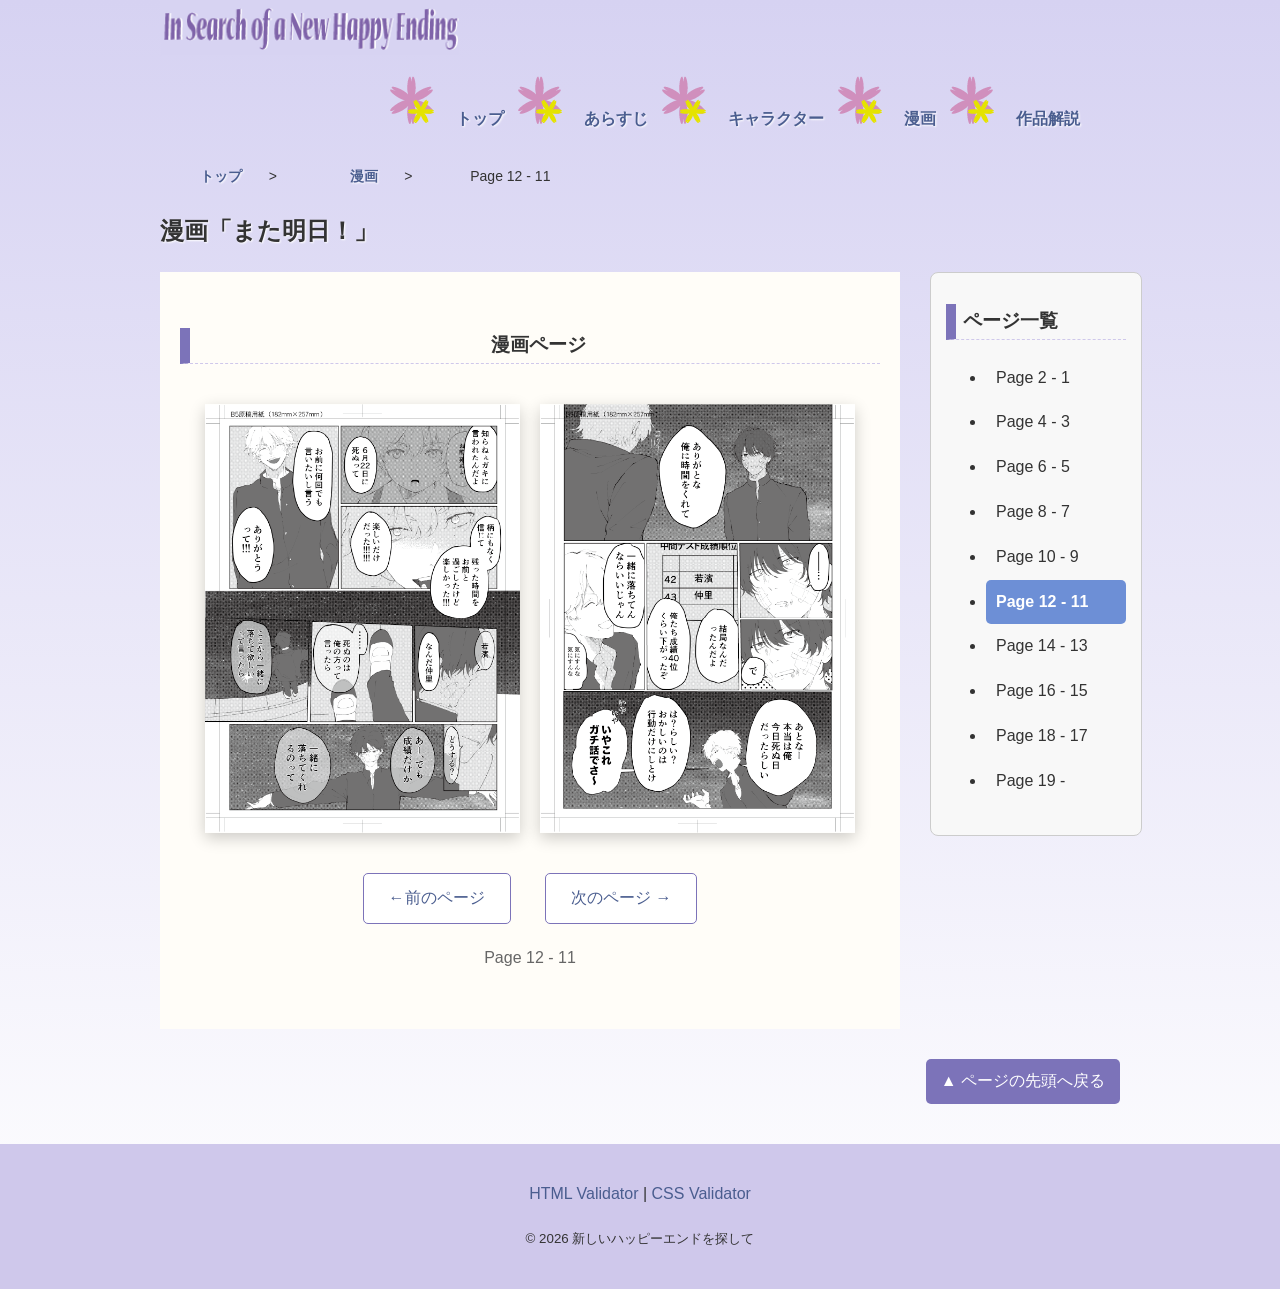
<file: manga5.html>
<!DOCTYPE html>
<html lang="ja">

<head>
    <meta charset="UTF-8">

    <meta name="description" content="漫画研究部で制作したオリジナル漫画『また明日！』を掲載しています。">

    <meta name="viewport" content="width=device-width">

    <title>漫画 | 新しいハッピーエンドを探して</title>

    <link rel="stylesheet" href="css/mystyle.css">
</head>


<body id="top">

    <header>

        <div class="header-in">

            <img src="image/logo.png" width="300" height="56" alt="新しいハッピーエンドを探して">

            <nav>
                <ul>
                    <li><a href="index.html">トップ</a></li>
                    <li><a href="contents1.html">あらすじ</a></li>
                    <li><a href="contents2.html">キャラクター</a></li>
                    <li><a href="manga.html">漫画</a></li>
                    <li><a href="contents3.html">作品解説</a></li>
                </ul>
            </nav>

        </div>

    </header>


    <article>

        <nav class="breadcrumb" aria-label="パンくずリスト">

            <ol>
                <li>
                    <a href="index.html">トップ</a>
                    &nbsp;&nbsp;&gt;&nbsp;&nbsp;
                </li>

                <li>
                    <a href="manga.html">漫画</a>
                    &nbsp;&nbsp;&gt;&nbsp;&nbsp;
                </li>

                <li>
                    Page 12 - 11
                </li>
            </ol>

        </nav>


        <h1>漫画「また明日！」</h1>

        <div class="manga-layout">

            <section class="manga">

                <h2>漫画ページ</h2>

                <div class="manga-spread">

                    <img src="image/12.png" width="450" height="636" alt="漫画12ページ目">
                    <img src="image/11.png" width="450" height="636" alt="漫画11ページ目">
                </div>


                <div class="page-button">

                    <a href="manga4.html">←前のページ</a>

                    <a href="manga6.html">次のページ →</a>

                </div>


                <p class="page-number">
                    Page 12 - 11
                </p>


            </section>
            <aside class="side-menu">

                <h2>ページ一覧</h2>

                <ul>
                    <li><a href="manga.html">Page 2 - 1</a></li>
                    <li><a href="manga1.html">Page 4 - 3</a></li>
                    <li><a href="manga2.html">Page 6 - 5</a></li>
                    <li><a href="manga3.html">Page 8 - 7</a></li>
                    <li><a href="manga4.html">Page 10 - 9</a></li>
                    <li><a href="manga5.html" class="current">Page 12 - 11</a></li>
                    <li><a href="manga6.html">Page 14 - 13</a></li>
                    <li><a href="manga7.html">Page 16 - 15</a></li>
                    <li><a href="manga8.html">Page 18 - 17</a></li>
                    <li><a href="manga9.html">Page 19 - </a></li>

                </ul>

            </aside>

        </div>

    </article>


    <!-- ページ先頭へ戻る -->

    <p class="pagetop">
        <a href="#top">▲ ページの先頭へ戻る</a>
    </p>


    <footer>

        <p>
            <a href="https://www.htmllint.net/html-lint/htmllint.html">HTML Validator</a> |
            <a href="https://jigsaw.w3.org/css-validator/">CSS Validator</a>
        </p>

        <p>
            <small>
                &copy; 2026 新しいハッピーエンドを探して
            </small>
        </p>

    </footer>


</body>

</html>
</file>
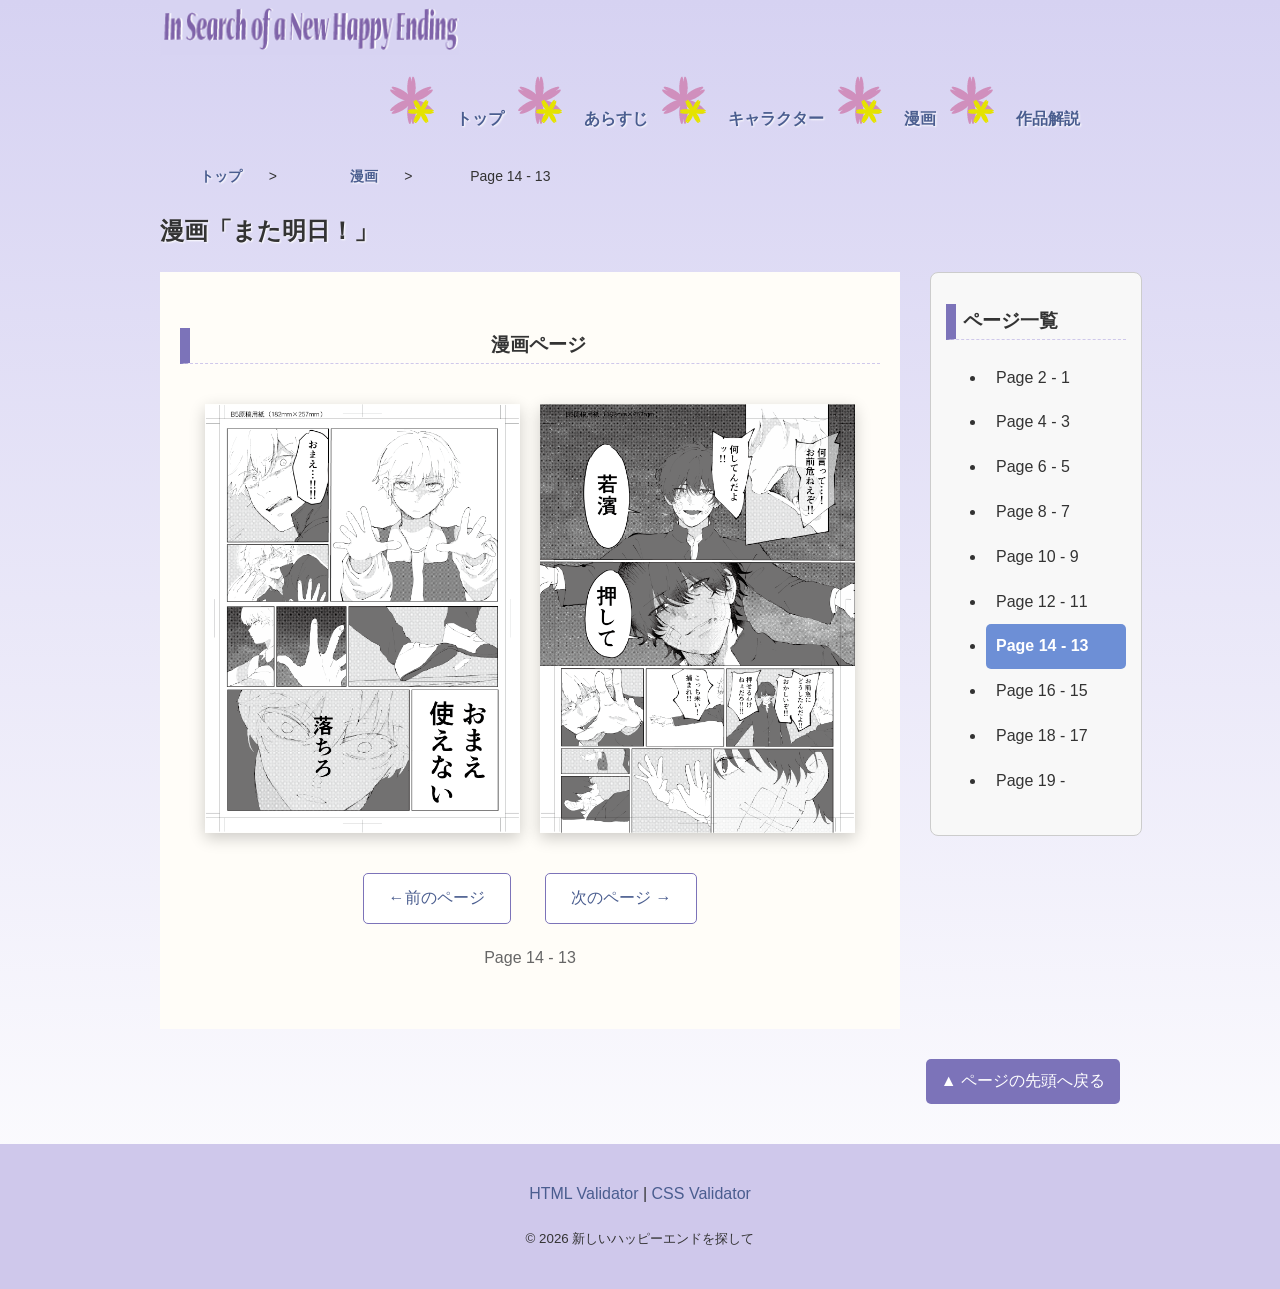
<file: manga6.html>
<!DOCTYPE html>
<html lang="ja">

<head>
    <meta charset="UTF-8">

    <meta name="description" content="漫画研究部で制作したオリジナル漫画『また明日！』を掲載しています。">

    <meta name="viewport" content="width=device-width">

    <title>漫画 | 新しいハッピーエンドを探して</title>

    <link rel="stylesheet" href="css/mystyle.css">
</head>


<body id="top">

    <header>

        <div class="header-in">

            <img src="image/logo.png" width="300" height="56" alt="新しいハッピーエンドを探して">

            <nav>
                <ul>
                    <li><a href="index.html">トップ</a></li>
                    <li><a href="contents1.html">あらすじ</a></li>
                    <li><a href="contents2.html">キャラクター</a></li>
                    <li><a href="manga.html">漫画</a></li>
                    <li><a href="contents3.html">作品解説</a></li>
                </ul>
            </nav>

        </div>

    </header>


    <article>

        <nav class="breadcrumb" aria-label="パンくずリスト">

            <ol>
                <li>
                    <a href="index.html">トップ</a>
                    &nbsp;&nbsp;&gt;&nbsp;&nbsp;
                </li>

                <li>
                    <a href="manga.html">漫画</a>
                    &nbsp;&nbsp;&gt;&nbsp;&nbsp;
                </li>

                <li>
                    Page 14 - 13
                </li>
            </ol>

        </nav>


        <h1>漫画「また明日！」</h1>

        <div class="manga-layout">

            <section class="manga">

                <h2>漫画ページ</h2>

                <div class="manga-spread">

                    <img src="image/14.png" width="450" height="636" alt="漫画14ページ目">
                    <img src="image/13.png" width="450" height="636" alt="漫画13ページ目">
                </div>


                <div class="page-button">

                    <a href="manga5.html">←前のページ</a>

                    <a href="manga7.html">次のページ →</a>

                </div>


                <p class="page-number">
                    Page 14 - 13
                </p>


            </section>

            <aside class="side-menu">

                <h2>ページ一覧</h2>

                <ul>
                    <li><a href="manga.html">Page 2 - 1</a></li>
                    <li><a href="manga1.html">Page 4 - 3</a></li>
                    <li><a href="manga2.html">Page 6 - 5</a></li>
                    <li><a href="manga3.html">Page 8 - 7</a></li>
                    <li><a href="manga4.html">Page 10 - 9</a></li>
                    <li><a href="manga5.html">Page 12 - 11</a></li>
                    <li><a href="manga6.html" class="current">Page 14 - 13</a></li>
                    <li><a href="manga7.html">Page 16 - 15</a></li>
                    <li><a href="manga8.html">Page 18 - 17</a></li>
                    <li><a href="manga9.html">Page 19 - </a></li>

                </ul>

            </aside>

        </div>

    </article>


    <!-- ページ先頭へ戻る -->

    <p class="pagetop">
        <a href="#top">▲ ページの先頭へ戻る</a>
    </p>


    <footer>

        <p>
            <a href="https://www.htmllint.net/html-lint/htmllint.html">HTML Validator</a> |
            <a href="https://jigsaw.w3.org/css-validator/">CSS Validator</a>
        </p>

        <p>
            <small>
                &copy; 2026 新しいハッピーエンドを探して
            </small>
        </p>

    </footer>


</body>

</html>
</file>
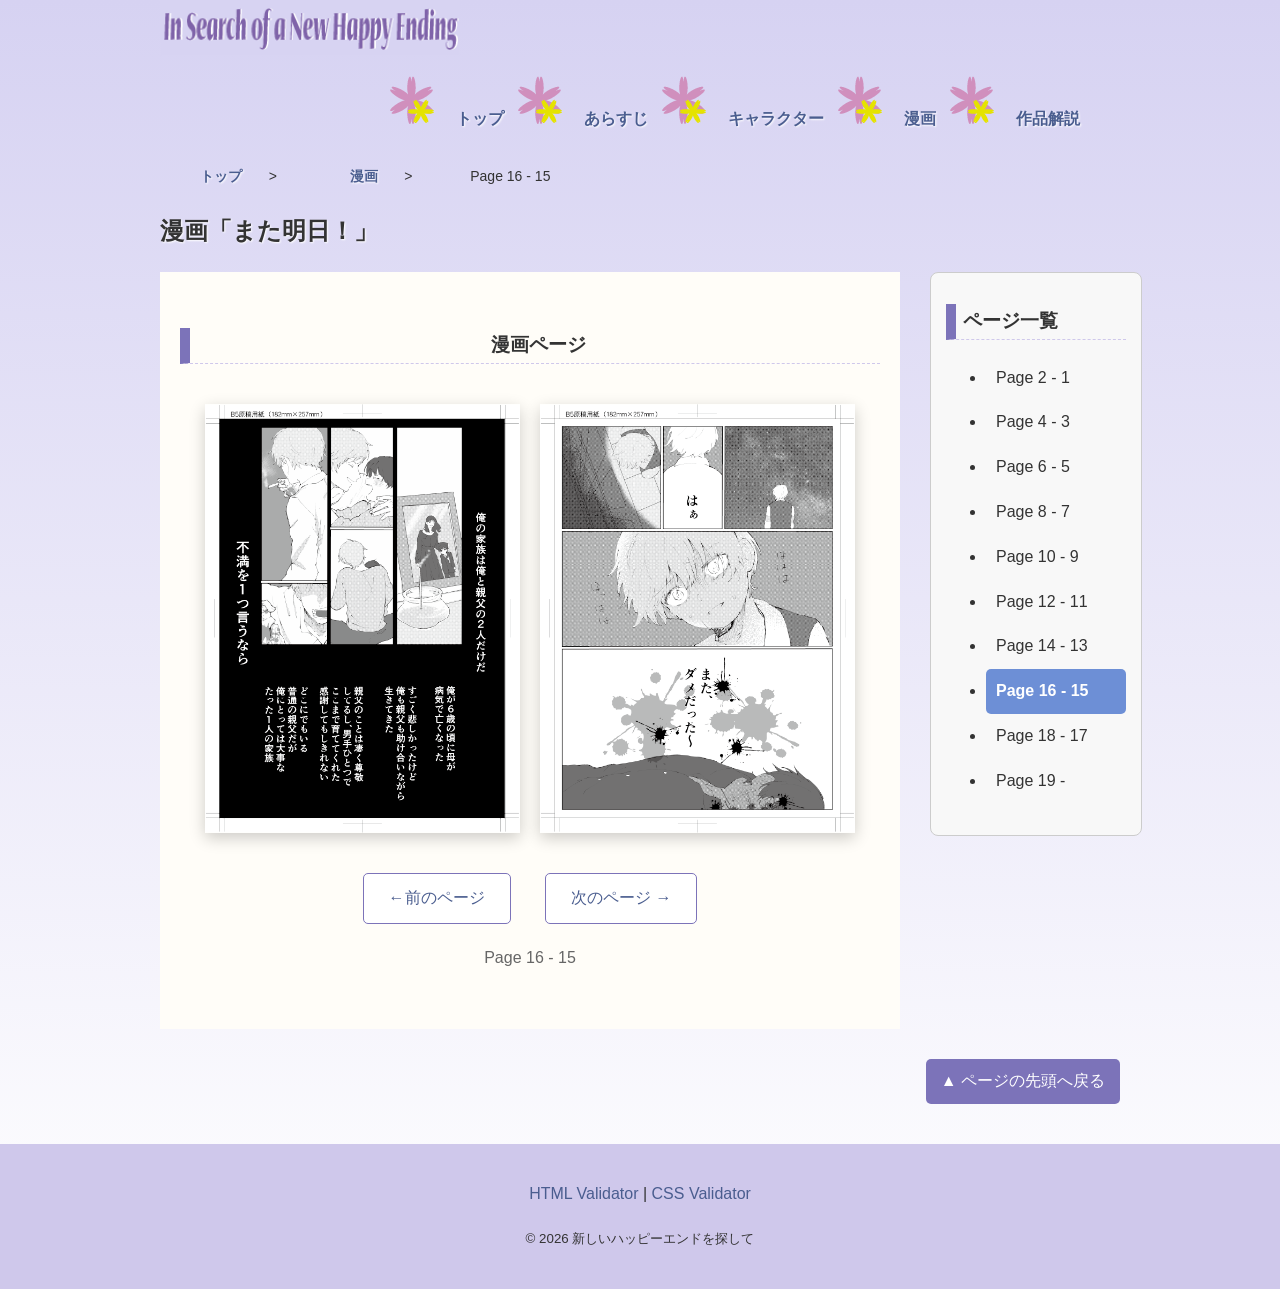
<file: manga7.html>
<!DOCTYPE html>
<html lang="ja">

<head>
    <meta charset="UTF-8">

    <meta name="description" content="漫画研究部で制作したオリジナル漫画『また明日！』を掲載しています。">

    <meta name="viewport" content="width=device-width">

    <title>漫画 | 新しいハッピーエンドを探して</title>

    <link rel="stylesheet" href="css/mystyle.css">
</head>


<body id="top">

    <header>

        <div class="header-in">

            <img src="image/logo.png" width="300" height="56" alt="新しいハッピーエンドを探して">

            <nav>
                <ul>
                    <li><a href="index.html">トップ</a></li>
                    <li><a href="contents1.html">あらすじ</a></li>
                    <li><a href="contents2.html">キャラクター</a></li>
                    <li><a href="manga.html">漫画</a></li>
                    <li><a href="contents3.html">作品解説</a></li>
                </ul>
            </nav>

        </div>

    </header>


    <article>

        <nav class="breadcrumb" aria-label="パンくずリスト">

            <ol>
                <li>
                    <a href="index.html">トップ</a>
                    &nbsp;&nbsp;&gt;&nbsp;&nbsp;
                </li>

                <li>
                    <a href="manga.html">漫画</a>
                    &nbsp;&nbsp;&gt;&nbsp;&nbsp;
                </li>

                <li>
                    Page 16 - 15
                </li>
            </ol>

        </nav>


        <h1>漫画「また明日！」</h1>

        <div class="manga-layout">

            <section class="manga">

                <h2>漫画ページ</h2>


                <div class="manga-spread">

                    <img src="image/16.png" width="450" height="636" alt="漫画16ページ目">
                    <img src="image/15.png" width="450" height="636" alt="漫画15ページ目">
                </div>


                <div class="page-button">

                    <a href="manga6.html">←前のページ</a>

                    <a href="manga8.html">次のページ →</a>

                </div>


                <p class="page-number">
                    Page 16 - 15
                </p>


            </section>
            <aside class="side-menu">

                <h2>ページ一覧</h2>

                <ul>
                    <li><a href="manga.html">Page 2 - 1</a></li>
                    <li><a href="manga1.html">Page 4 - 3</a></li>
                    <li><a href="manga2.html">Page 6 - 5</a></li>
                    <li><a href="manga3.html">Page 8 - 7</a></li>
                    <li><a href="manga4.html">Page 10 - 9</a></li>
                    <li><a href="manga5.html">Page 12 - 11</a></li>
                    <li><a href="manga6.html">Page 14 - 13</a></li>
                    <li><a href="manga7.html" class="current">Page 16 - 15</a></li>
                    <li><a href="manga8.html">Page 18 - 17</a></li>
                    <li><a href="manga9.html">Page 19 - </a></li>

                </ul>

            </aside>

        </div>

    </article>


    <!-- ページ先頭へ戻る -->

    <p class="pagetop">
        <a href="#top">▲ ページの先頭へ戻る</a>
    </p>


    <footer>

        <p>
            <a href="https://www.htmllint.net/html-lint/htmllint.html">HTML Validator</a> |
            <a href="https://jigsaw.w3.org/css-validator/">CSS Validator</a>
        </p>

        <p>
            <small>
                &copy; 2026 新しいハッピーエンドを探して
            </small>
        </p>

    </footer>


</body>

</html>
</file>
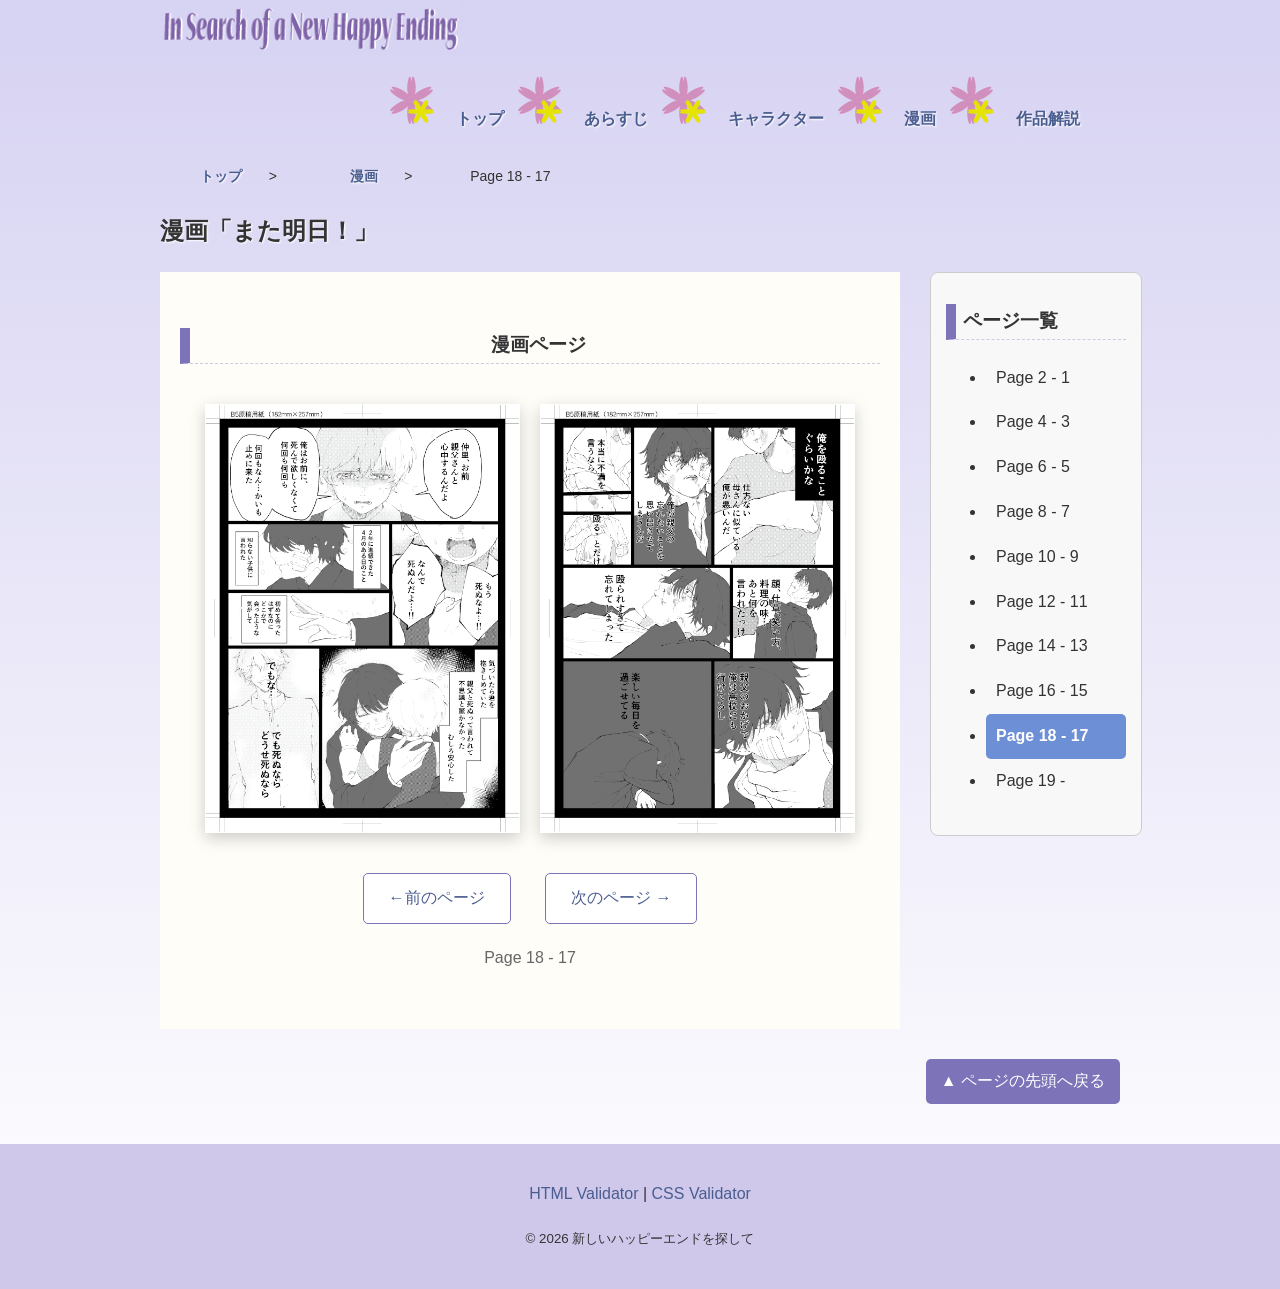
<file: manga8.html>
<!DOCTYPE html>
<html lang="ja">

<head>
    <meta charset="UTF-8">

    <meta name="description" content="漫画研究部で制作したオリジナル漫画『また明日！』を掲載しています。">

    <meta name="viewport" content="width=device-width">

    <title>漫画 | 新しいハッピーエンドを探して</title>

    <link rel="stylesheet" href="css/mystyle.css">
</head>


<body id="top">

    <header>

        <div class="header-in">

            <img src="image/logo.png" width="300" height="56" alt="新しいハッピーエンドを探して">

            <nav>
                <ul>
                    <li><a href="index.html">トップ</a></li>
                    <li><a href="contents1.html">あらすじ</a></li>
                    <li><a href="contents2.html">キャラクター</a></li>
                    <li><a href="manga.html">漫画</a></li>
                    <li><a href="contents3.html">作品解説</a></li>
                </ul>
            </nav>

        </div>

    </header>


    <article>

        <nav class="breadcrumb" aria-label="パンくずリスト">

            <ol>
                <li>
                    <a href="index.html">トップ</a>
                    &nbsp;&nbsp;&gt;&nbsp;&nbsp;
                </li>

                <li>
                    <a href="manga.html">漫画</a>
                    &nbsp;&nbsp;&gt;&nbsp;&nbsp;
                </li>

                <li>
                    Page 18 - 17
                </li>
            </ol>

        </nav>


        <h1>漫画「また明日！」</h1>

        <div class="manga-layout">

            <section class="manga">

                <h2>漫画ページ</h2>


                <div class="manga-spread">

                    <img src="image/18.png" width="450" height="636" alt="漫画18ページ目">
                    <img src="image/17.png" width="450" height="636" alt="漫画17ページ目">
                </div>


                <div class="page-button">

                    <a href="manga7.html">←前のページ</a>

                    <a href="manga9.html">次のページ →</a>

                </div>

                <p class="page-number">
                    Page 18 - 17
                </p>

            </section>

            <aside class="side-menu">

                <h2>ページ一覧</h2>

                <ul>
                    <li><a href="manga.html">Page 2 - 1</a></li>
                    <li><a href="manga1.html">Page 4 - 3</a></li>
                    <li><a href="manga2.html">Page 6 - 5</a></li>
                    <li><a href="manga3.html">Page 8 - 7</a></li>
                    <li><a href="manga4.html">Page 10 - 9</a></li>
                    <li><a href="manga5.html">Page 12 - 11</a></li>
                    <li><a href="manga6.html">Page 14 - 13</a></li>
                    <li><a href="manga7.html">Page 16 - 15</a></li>
                    <li><a href="manga8.html" class="current">Page 18 - 17</a></li>
                    <li><a href="manga9.html">Page 19 - </a></li>

                </ul>

            </aside>

        </div>
    </article>


    <!-- ページ先頭へ戻る -->

    <p class="pagetop">
        <a href="#top">▲ ページの先頭へ戻る</a>
    </p>


    <footer>

        <p>
            <a href="https://www.htmllint.net/html-lint/htmllint.html">HTML Validator</a> |
            <a href="https://jigsaw.w3.org/css-validator/">CSS Validator</a>
        </p>

        <p>
            <small>
                &copy; 2026 新しいハッピーエンドを探して
            </small>
        </p>

    </footer>


</body>

</html>
</file>
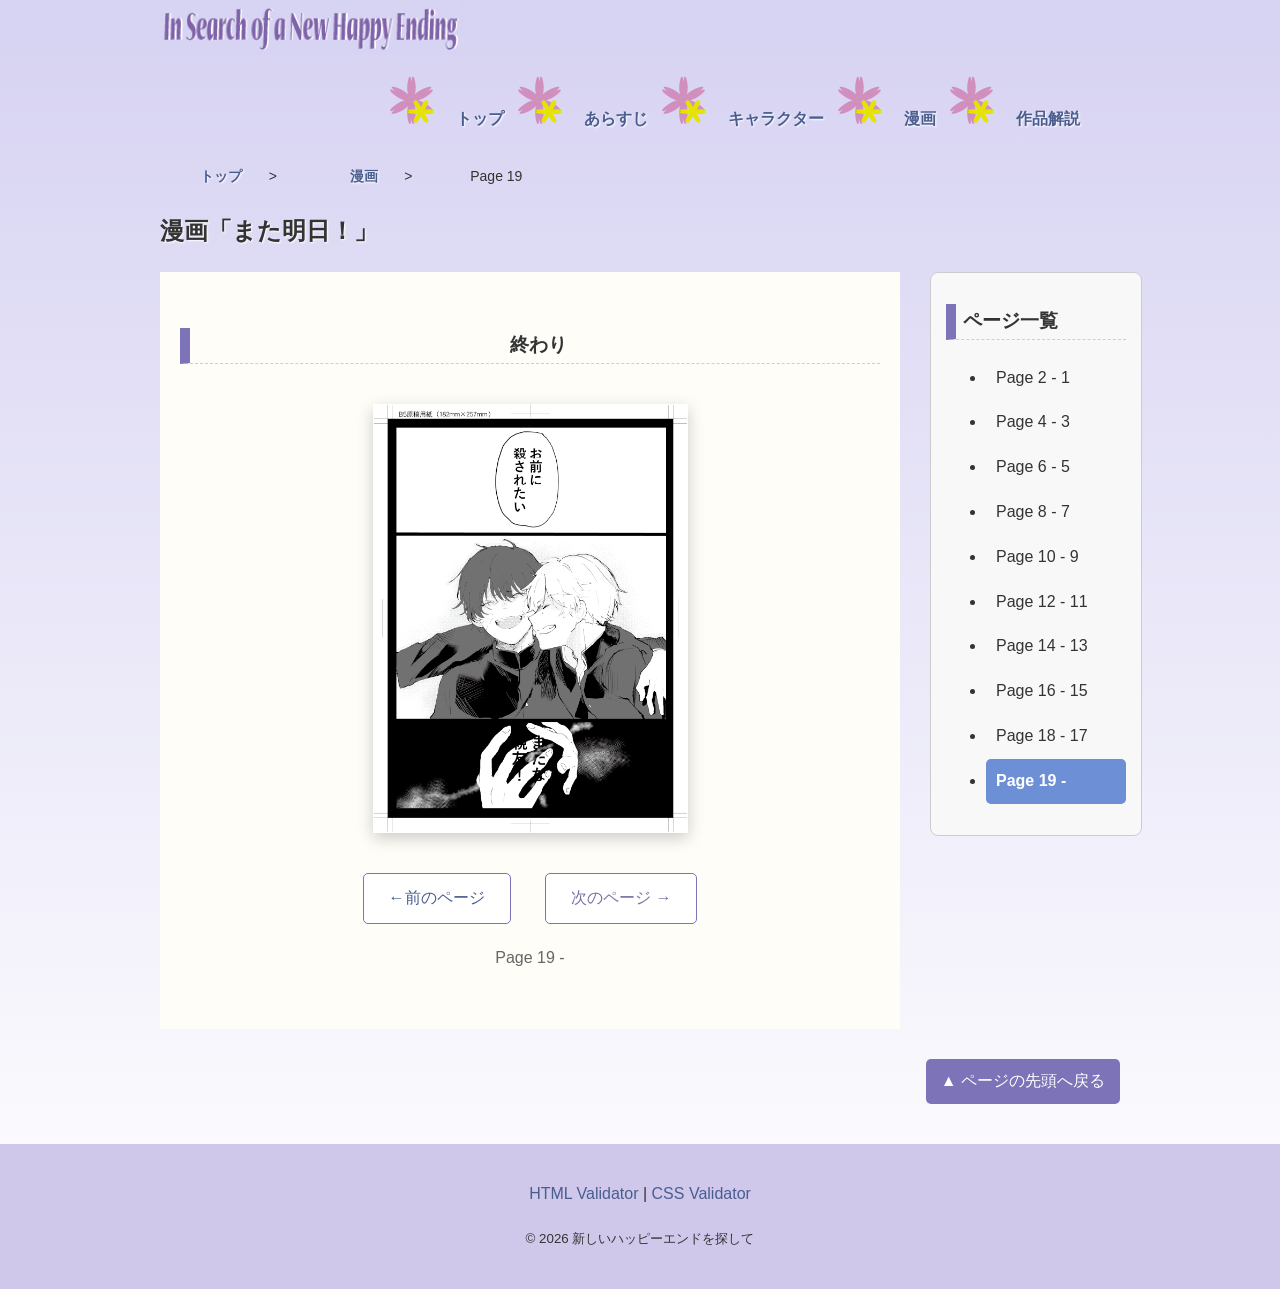
<file: manga9.html>
<!DOCTYPE html>
<html lang="ja">

<head>
    <meta charset="UTF-8">

    <meta name="description" content="漫画研究部で制作したオリジナル漫画『また明日！』を掲載しています。">

    <meta name="viewport" content="width=device-width">

    <title>漫画 | 新しいハッピーエンドを探して</title>

    <link rel="stylesheet" href="css/mystyle.css">
</head>


<body id="top">

    <header>

        <div class="header-in">

            <img src="image/logo.png" width="300" height="56" alt="新しいハッピーエンドを探して">

            <nav>
                <ul>
                    <li><a href="index.html">トップ</a></li>
                    <li><a href="contents1.html">あらすじ</a></li>
                    <li><a href="contents2.html">キャラクター</a></li>
                    <li><a href="manga.html">漫画</a></li>
                    <li><a href="contents3.html">作品解説</a></li>
                </ul>
            </nav>

        </div>

    </header>


    <article>

        <nav class="breadcrumb" aria-label="パンくずリスト">

            <ol>
                <li>
                    <a href="index.html">トップ</a>
                    &nbsp;&nbsp;&gt;&nbsp;&nbsp;
                </li>

                <li>
                    <a href="manga.html">漫画</a>
                    &nbsp;&nbsp;&gt;&nbsp;&nbsp;
                </li>

                <li>
                    Page 19
                </li>
            </ol>

        </nav>


        <h1>漫画「また明日！」</h1>

        <div class="manga-layout">

            <section class="manga">

                <h2>終わり</h2>


                <div class="manga-spread">

                    <img src="image/19.png" width="450" height="636" alt="漫画19ページ目">
                </div>


                <div class="page-button">

                    <a href="manga8.html">←前のページ</a>

                    <a href="">次のページ →</a>

                </div>


                <p class="page-number">
                    Page 19 -
                </p>


            </section>
            <aside class="side-menu">

                <h2>ページ一覧</h2>

                <ul>
                    <li><a href="manga.html">Page 2 - 1</a></li>
                    <li><a href="manga1.html">Page 4 - 3</a></li>
                    <li><a href="manga2.html">Page 6 - 5</a></li>
                    <li><a href="manga3.html">Page 8 - 7</a></li>
                    <li><a href="manga4.html">Page 10 - 9</a></li>
                    <li><a href="manga5.html">Page 12 - 11</a></li>
                    <li><a href="manga6.html">Page 14 - 13</a></li>
                    <li><a href="manga7.html">Page 16 - 15</a></li>
                    <li><a href="manga8.html">Page 18 - 17</a></li>
                    <li><a href="manga9.html" class="current">Page 19 - </a></li>

                </ul>

            </aside>

        </div>

    </article>


    <!-- ページ先頭へ戻る -->

    <p class="pagetop">
        <a href="#top">▲ ページの先頭へ戻る</a>
    </p>


    <footer>

        <p>
            <a href="https://www.htmllint.net/html-lint/htmllint.html">HTML Validator</a> |
            <a href="https://jigsaw.w3.org/css-validator/">CSS Validator</a>
        </p>

        <p>
            <small>
                &copy; 2026 新しいハッピーエンドを探して
            </small>
        </p>

    </footer>


</body>

</html>
</file>
<file: css/mystyle.css>
/* =========================
   リンク設定
========================= */

a:link {
    color: #4a5d8f;
    text-decoration: none;
}

a:visited {
    color: #7a6ea8;
    text-decoration: none;
}

a:hover {
    color: #e76f51;
    text-decoration: underline;
}

a:active {
    color: #d62828;
    text-decoration: underline;
}


/* =========================
   全体設定
========================= */

body {
    background: linear-gradient(to bottom, #d6d2f2, #ffffff);
    font-family: "Yu Gothic", sans-serif;
    color: #333333;
    margin: 0;
    line-height: 1.8;
}


/* =========================
   ヘッダー
========================= */

header {
    width: 960px;
    max-width: 100%;
    margin: 0 auto;
    overflow: hidden;
}


.header-in {
    width: 960px;
    max-width: 100%;
}


.header-in img {
    float: left;
    display: block;
}


/* =========================
   ナビゲーション
========================= */

nav {
    float: right;
}


nav ul {
    display: flex;
    justify-content: center;

    list-style-image: url("../image/list.png");

    padding: 0;
    margin: 20px 0;
}


nav li {
    margin: 0 25px;
}


nav a {
    font-weight: bold;

    text-shadow: 1px 1px 2px #ffffff;

    padding: 8px 15px;

    border-radius: 5px;

    transition: 0.3s;
}


nav a:hover {
    background-color: #d6d2f2;
    color: #6d7bcc;
}


nav a:active {
    background-color: #7c73b9;
    color: #ffffff;
}


/* =========================
   float解除
========================= */

header::after {
    content: "";
    display: block;
    clear: both;
}


/* =========================
   本文
========================= */

article {
    width: 960px;
    max-width: 100%;

    margin: 0 auto;

    clear: both;
}


/* =========================
   パンくずリスト
========================= */

.breadcrumb {
    display: block;

    width: 100%;

    margin: 0 0 20px;
}


.breadcrumb ol {
    display: flex;
    justify-content: flex-start;

    list-style-type: none;

    padding: 0;
    margin: 0;
}


.breadcrumb li {
    font-size: 14px;
}


/* =========================
   見出し
========================= */

h1 {
    margin-top: 10px;

    text-shadow: 1px 1px 2px #ffffff;
}


h2 {
    font-size: 120%;

    border-bottom: 1px dashed #cfc8eb;
    border-left: 10px solid #7c73b9;

    padding-left: 7px;
}


/* =========================
   画像
========================= */

.center-image {
    display: block;

    max-width: 100%;
    height: auto;

    margin: 0 auto;
}


/* =========================
   キャラクター紹介
========================= */

.character {
    text-align: center;

    width: 700px;
    max-width: 100%;

    margin: 40px auto;
}


.character img {
    width: 180px;
    height: 180px;

    object-fit: cover;

    border-radius: 5%;
}


/* =========================
   漫画ページ
========================= */

.manga {
    text-align: center;

    background-color: #fffdf8;

    padding: 40px 20px;
}


.manga-spread {
    display: flex;

    justify-content: center;

    gap: 20px;

    margin: 40px auto;
}


.manga-spread img {
    width: 350px;

    max-width: 45%;

    height: auto;

    box-shadow: 0 5px 15px rgba(0, 0, 0, 0.2);
}


.page-button {
    margin: 20px;
}


.page-button a {
    display: inline-block;

    padding: 10px 25px;

    margin: 0 15px;

    border: 1px solid #7c73b9;

    border-radius: 5px;

    background-color: #ffffff;
}


.page-number {
    color: #666666;
}


/* =========================
   ページ先頭へ戻る
========================= */

.pagetop {
    text-align: right;

    width: 960px;
    max-width: 100%;

    margin: 30px auto;
}


.pagetop a {
    display: inline-block;

    padding: 8px 15px;

    background-color: #7c73b9;

    color: #ffffff;

    border-radius: 5px;
}


.pagetop a:hover {
    background-color: #d6d2f2;

    color: #333333;
}


/* =========================
   活動履歴
========================= */

.history {
    list-style-type: square;
}


/* =========================
   フッター
========================= */

footer {
    background-color: #cfc8eb;

    text-align: center;

    padding: 20px 0;

    margin-top: 40px;
}


/* =========================
   スマートフォン対応
========================= */

@media screen and (max-width: 600px) {

    header,
    .header-in,
    article,
    .pagetop {
        width: 100%;
    }


    .header-in img {
        float: none;

        margin: 0 auto;
    }


    nav {
        float: none;
    }


    nav ul {
        display: flex;

        flex-wrap: wrap;

        justify-content: center;

        margin: 20px 0;
    }


    nav li {
        margin: 10px;
    }


    .breadcrumb {
        width: 100%;
        padding: 0;
        margin: 0 0 20px;
    }


    article {
        padding: 0;
    }


    .character {
        width: 100%;
    }


    .manga-spread {
        flex-direction: column;

        align-items: center;
    }


    .manga-spread img {
        width: 90%;

        max-width: 589px;
    }


    .page-button a {
        margin: 5px;
    }

}


/* =========================
   印刷用
========================= */

@media print {

    body {
        background: none;

        color: #000000;
    }


    nav,
    .breadcrumb,
    .pagetop,
    footer {
        display: none;
    }

}

.manga-layout {
    display: flex;
    align-items: flex-start;
    gap: 30px;
}

.manga {
    flex: 1;
    min-width: 700px;   /* 漫画の最小幅を確保 */
}

.side-menu {
    width: 180px;
    flex-shrink: 0;     /* サイドメニューを縮ませない */

    background: #f8f8f8;
    border: 1px solid #ccc;
    border-radius: 8px;
    padding: 15px;
}

.side-menu a {
    display: block;
    padding: 8px 10px;
    color: #333;
    text-decoration: none;
    border-radius: 5px;
    transition: 0.2s;
}

.side-menu a:hover {
    background-color: #e8eefc;
}

.side-menu a.current {
    background-color: #6d8fd6;  /* 現在のページ */
    color: #fff;
    font-weight: bold;
}
</file>
